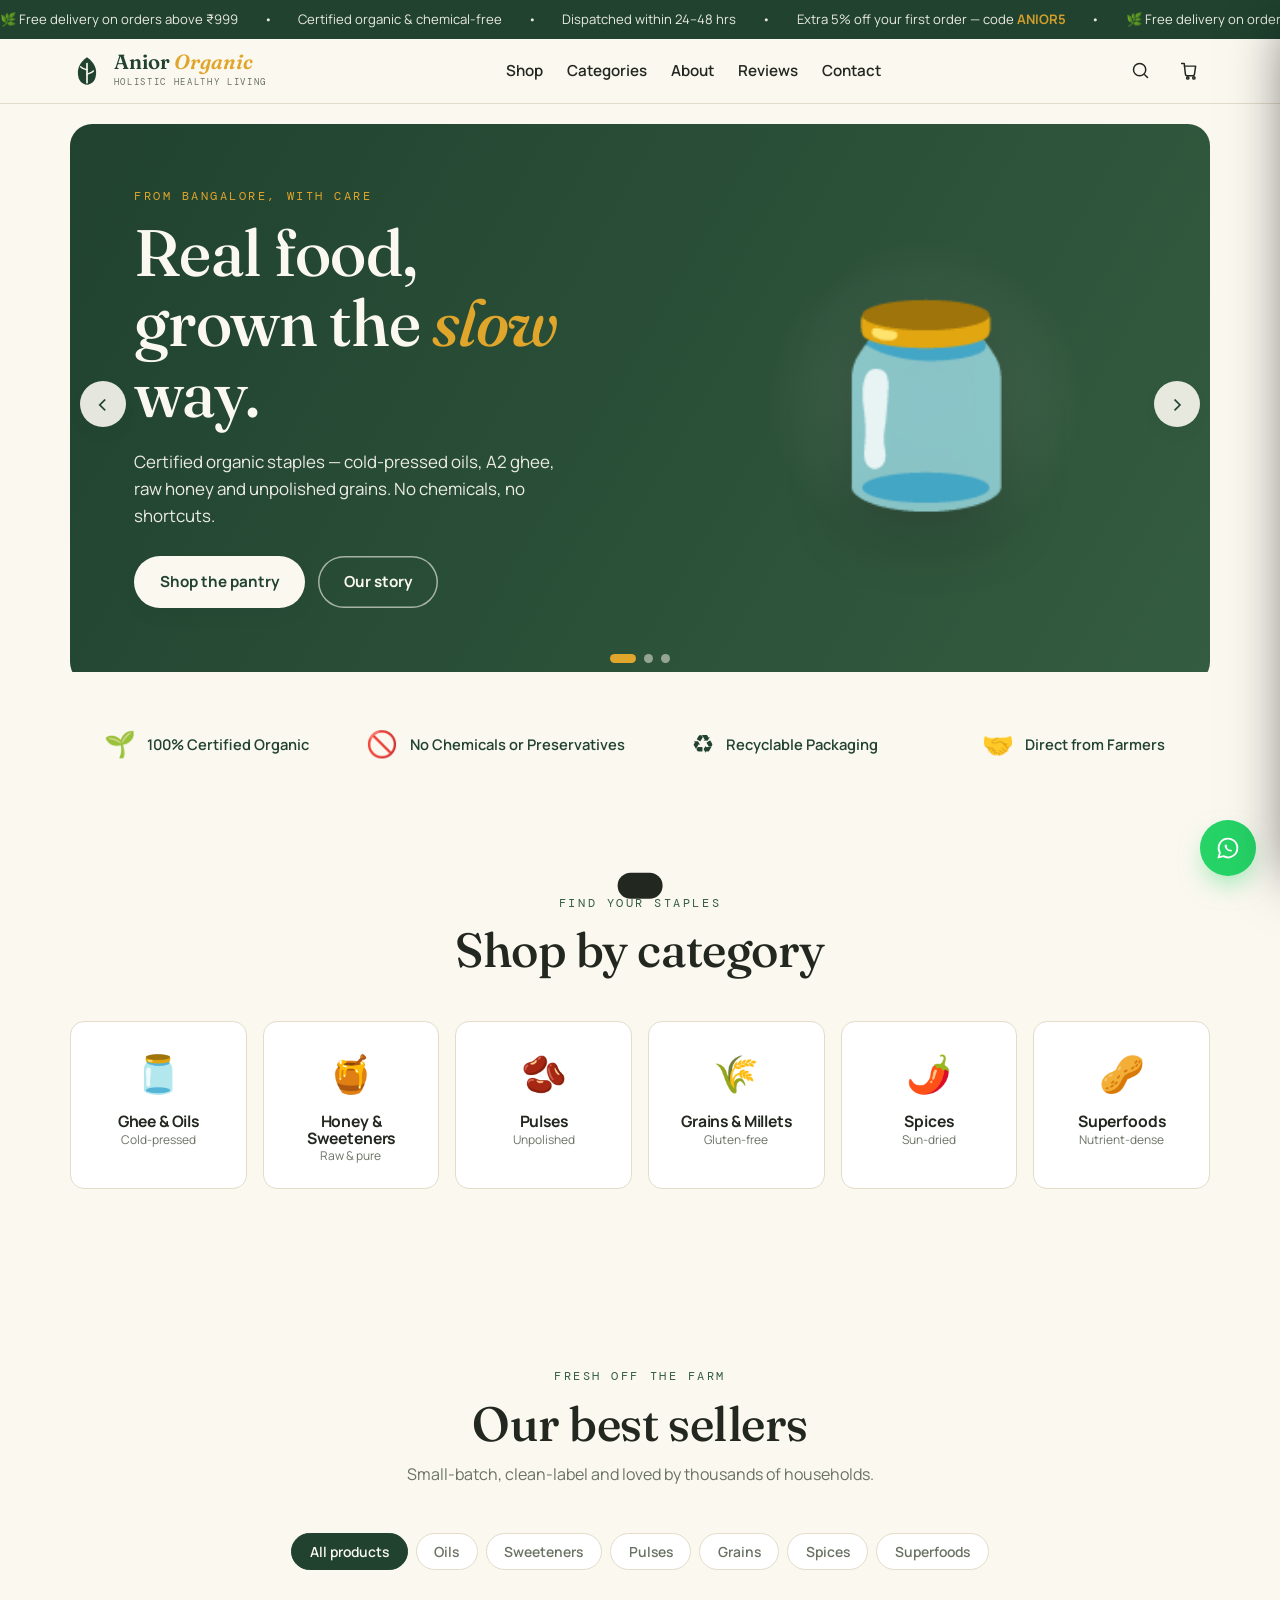
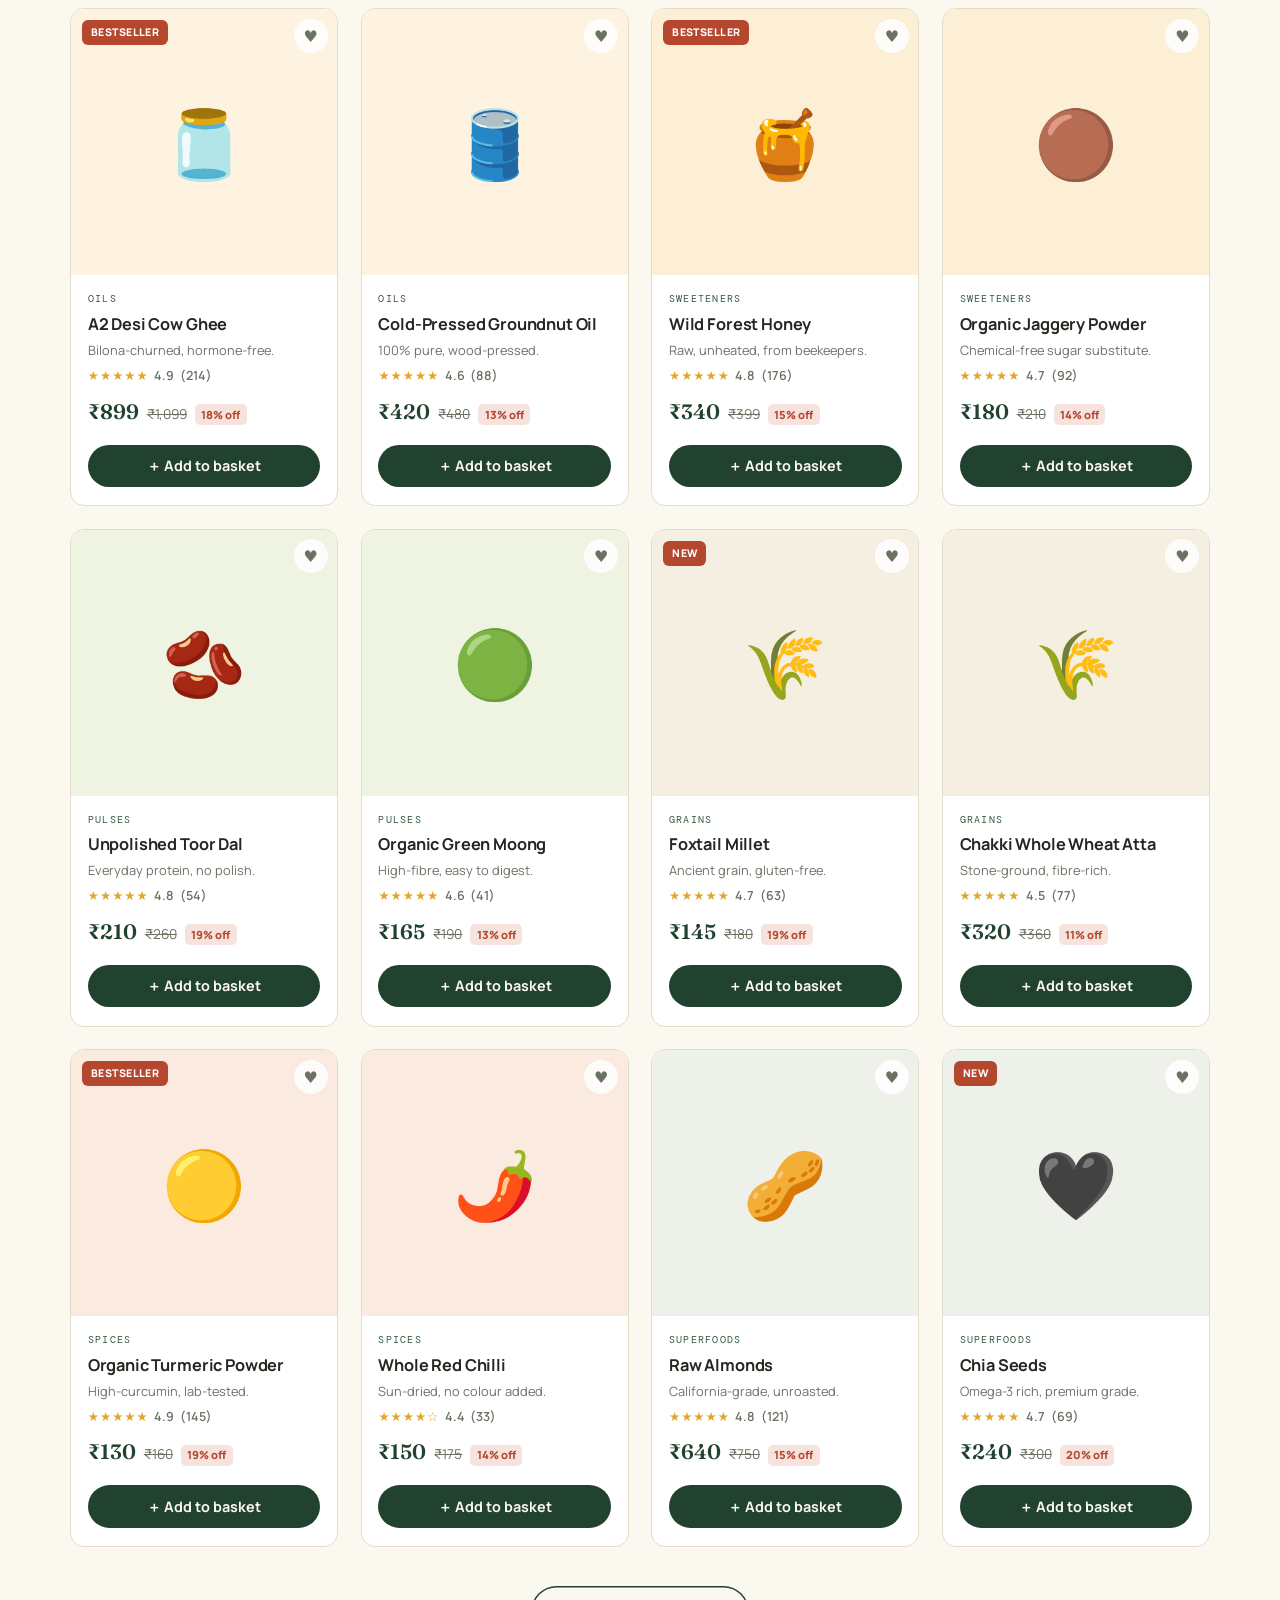
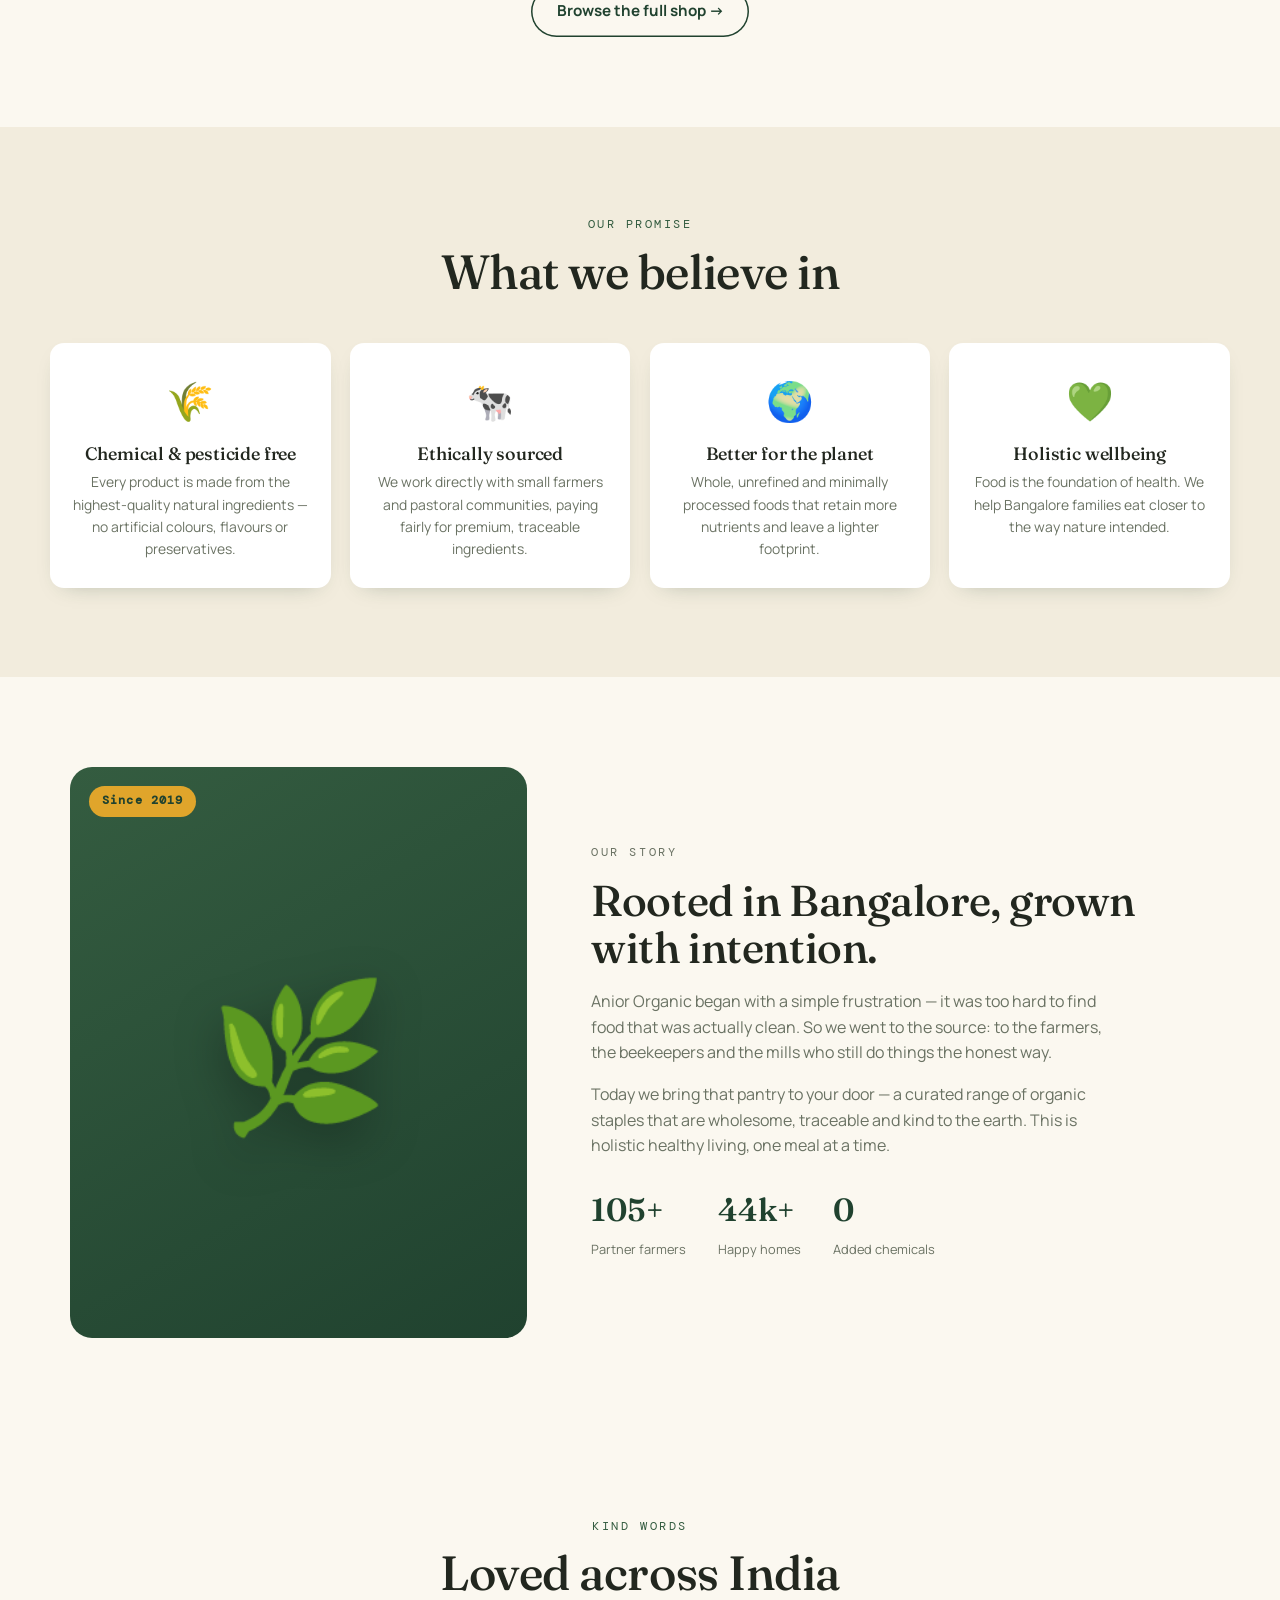
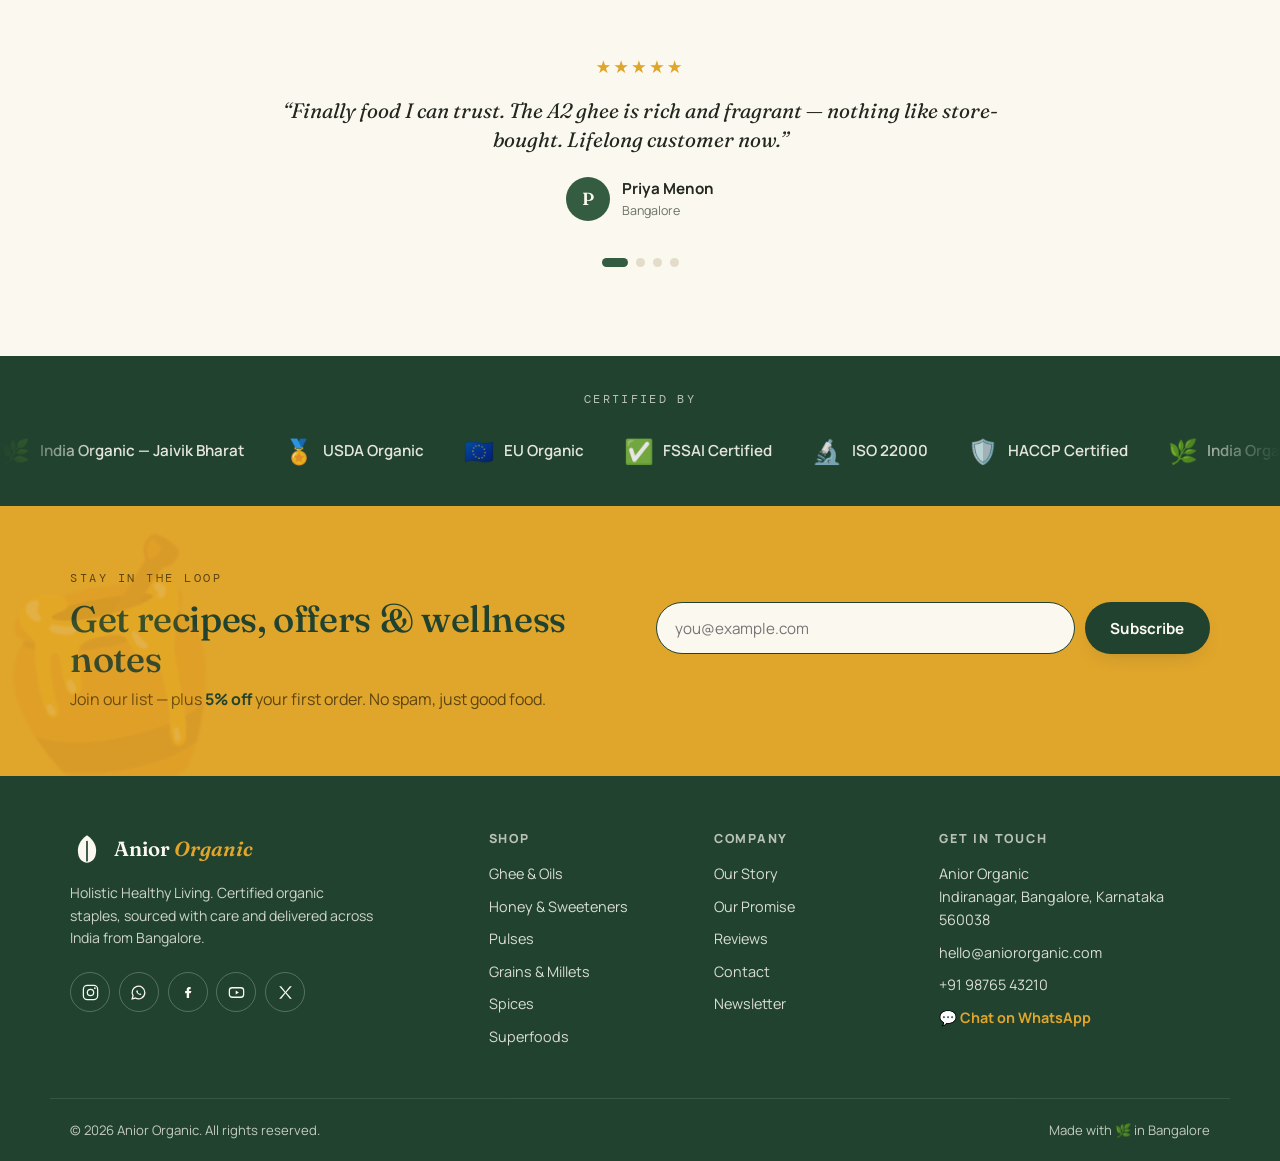
<file: index.html>
<!DOCTYPE html>
<html lang="en">
<head>
<meta charset="UTF-8" />
<meta name="viewport" content="width=device-width, initial-scale=1.0" />
<title>Anior Organic — Holistic Healthy Living</title>
<meta name="description" content="Anior Organic — certified organic & natural foods from Bangalore. Cold-pressed oils, A2 ghee, raw honey, unpolished pulses, spices and superfoods for holistic healthy living." />
<link rel="preconnect" href="https://fonts.googleapis.com" />
<link rel="preconnect" href="https://fonts.gstatic.com" crossorigin />
<link href="https://fonts.googleapis.com/css2?family=Fraunces:ital,opsz,wght@0,9..144,400;0,9..144,500;0,9..144,600;1,9..144,400&family=Manrope:wght@400;500;600;700;800&family=DM+Mono:wght@400;500&display=swap" rel="stylesheet" />
<link rel="stylesheet" href="styles.css" />
</head>
<body>

<!-- ============ ANNOUNCEMENT TICKER ============ -->
<div class="announce" id="announce" aria-live="polite">
  <div class="announce__track">
    <span>🌿 Free delivery on orders above ₹999</span>
    <span>•</span>
    <span>Certified organic &amp; chemical-free</span>
    <span>•</span>
    <span>Dispatched within 24–48 hrs</span>
    <span>•</span>
    <span>Extra 5% off your first order — code <b>ANIOR5</b></span>
    <span>•</span>
    <span>🌿 Free delivery on orders above ₹999</span>
    <span>•</span>
    <span>Certified organic &amp; chemical-free</span>
    <span>•</span>
    <span>Dispatched within 24–48 hrs</span>
    <span>•</span>
    <span>Extra 5% off your first order — code <b>ANIOR5</b></span>
    <span>•</span>
  </div>
</div>

<!-- ============ HEADER ============ -->
<header class="header" id="header">
  <div class="header__inner">
    <button class="icon-btn header__burger" id="burgerBtn" aria-label="Open menu" aria-expanded="false">
      <span></span><span></span><span></span>
    </button>

    <a href="#top" class="logo" aria-label="Anior Organic home">
      <svg viewBox="0 0 32 32" class="logo__mark" aria-hidden="true">
        <path d="M16 3C9 8 6 14 8 22c1 4 4 6 8 7 4-1 7-3 8-7 2-8-1-14-8-19Z" fill="currentColor"/>
        <path d="M16 9v18" stroke="#fbf8f0" stroke-width="1.6" fill="none" stroke-linecap="round"/>
        <path d="M16 15c-2-1-4-1-6-3M16 19c2-1 4-1 6-3" stroke="#fbf8f0" stroke-width="1.4" fill="none" stroke-linecap="round"/>
      </svg>
      <span class="logo__text">
        <span class="logo__name">Anior <em>Organic</em></span>
        <span class="logo__tag">Holistic Healthy Living</span>
      </span>
    </a>

    <nav class="nav" id="mainNav" aria-label="Primary">
      <a href="shop.html">Shop</a>
      <a href="#categories" data-nav>Categories</a>
      <a href="about.html">About</a>
      <a href="#reviews" data-nav>Reviews</a>
      <a href="contact.html">Contact</a>
    </nav>

    <div class="header__actions">
      <button class="icon-btn" id="searchToggle" aria-label="Search products">
        <svg viewBox="0 0 24 24" aria-hidden="true"><circle cx="11" cy="11" r="7"/><path d="m20 20-3.2-3.2"/></svg>
      </button>
      <button class="icon-btn cart-btn" id="cartToggle" aria-label="Open cart">
        <svg viewBox="0 0 24 24" aria-hidden="true"><path d="M6 7h13l-1.3 9.2a2 2 0 0 1-2 1.8H9.3a2 2 0 0 1-2-1.8L6 4H3"/><circle cx="10" cy="20.5" r="1.3"/><circle cx="17" cy="20.5" r="1.3"/></svg>
        <span class="cart-count" id="cartCount">0</span>
      </button>
    </div>
  </div>

  <!-- search bar -->
  <div class="searchbar" id="searchbar" hidden>
    <div class="searchbar__inner">
      <svg viewBox="0 0 24 24" aria-hidden="true" class="searchbar__icon"><circle cx="11" cy="11" r="7"/><path d="m20 20-3.2-3.2"/></svg>
      <input type="search" id="searchInput" placeholder="Search ghee, honey, millets, turmeric…" aria-label="Search products" autocomplete="off" />
      <button class="icon-btn" id="searchClose" aria-label="Close search">✕</button>
    </div>
  </div>
</header>

<span id="top"></span>

<main>
  <!-- ============ HERO CAROUSEL ============ -->
  <section class="hero" id="hero" aria-roledescription="carousel" aria-label="Featured highlights">
    <div class="hero__slides" id="heroSlides">
      <div class="hero__leaves" id="heroLeaves" aria-hidden="true"></div>

      <article class="hero__slide is-active" style="--slide-a:#20422f;--slide-b:#345c40">
        <div class="hero__content">
          <p class="eyebrow">From Bangalore, with care</p>
          <h1>Real food,<br>grown the <em>slow</em> way.</h1>
          <p class="hero__lede">Certified organic staples — cold-pressed oils, A2 ghee, raw honey and unpolished grains. No chemicals, no shortcuts.</p>
          <div class="hero__cta">
            <a href="#shop" class="btn btn--solid" data-nav>Shop the pantry</a>
            <a href="#story" class="btn btn--ghost" data-nav>Our story</a>
          </div>
        </div>
        <div class="hero__art" aria-hidden="true"><span class="hero__emoji">🫙</span><span class="hero__blob"></span></div>
      </article>

      <article class="hero__slide" style="--slide-a:#5a3c12;--slide-b:#7a5418">
        <div class="hero__content">
          <p class="eyebrow">Raw &amp; unfiltered</p>
          <h1>Honey straight<br>from the <em>hive.</em></h1>
          <p class="hero__lede">Wild forest honey collected ethically, never heated or processed — just as the bees made it.</p>
          <div class="hero__cta">
            <a href="#shop" class="btn btn--solid" data-nav data-filter="Sweeteners">Shop honey</a>
            <a href="#values" class="btn btn--ghost" data-nav>Why it matters</a>
          </div>
        </div>
        <div class="hero__art" aria-hidden="true"><span class="hero__emoji">🍯</span><span class="hero__blob"></span></div>
      </article>

      <article class="hero__slide" style="--slide-a:#4a2140;--slide-b:#6a2f5b">
        <div class="hero__content">
          <p class="eyebrow">Ancient grains, modern bowls</p>
          <h1>Millets that<br>love you <em>back.</em></h1>
          <p class="hero__lede">Gluten-free, protein-rich and unpolished. The everyday superfood our grandparents never stopped eating.</p>
          <div class="hero__cta">
            <a href="#shop" class="btn btn--solid" data-nav data-filter="Grains">Shop millets</a>
            <a href="#reviews" class="btn btn--ghost" data-nav>Read reviews</a>
          </div>
        </div>
        <div class="hero__art" aria-hidden="true"><span class="hero__emoji">🌾</span><span class="hero__blob"></span></div>
      </article>

    </div>

    <button class="hero__arrow hero__arrow--prev" id="heroPrev" aria-label="Previous slide">‹</button>
    <button class="hero__arrow hero__arrow--next" id="heroNext" aria-label="Next slide">›</button>
    <div class="hero__dots" id="heroDots" role="tablist" aria-label="Choose slide"></div>
  </section>

  <!-- ============ TRUST STRIP ============ -->
  <section class="trust" aria-label="Why shop with us">
    <div class="trust__item"><span>🌱</span><p>100% Certified Organic</p></div>
    <div class="trust__item"><span>🚫</span><p>No Chemicals or Preservatives</p></div>
    <div class="trust__item"><span>♻️</span><p>Recyclable Packaging</p></div>
    <div class="trust__item"><span>🤝</span><p>Direct from Farmers</p></div>
  </section>

  <!-- ============ CATEGORIES ============ -->
  <section class="section" id="categories">
    <div class="section__head">
      <p class="eyebrow">Find your staples</p>
      <h2>Shop by category</h2>
    </div>
    <div class="cat-grid" id="catGrid"><!-- injected by JS --></div>
  </section>

  <!-- ============ PRODUCTS ============ -->
  <section class="section" id="shop">
    <div class="section__head">
      <p class="eyebrow">Fresh off the farm</p>
      <h2>Our best sellers</h2>
      <p class="section__sub">Small-batch, clean-label and loved by thousands of households.</p>
    </div>

    <div class="filters" id="filters" role="tablist" aria-label="Filter products"><!-- injected by JS --></div>

    <div class="product-grid" id="productGrid"><!-- injected by JS --></div>
    <p class="product-empty" id="productEmpty" hidden>No products match that search. Try “honey”, “ghee” or “millet”.</p>
    <div style="text-align:center;margin-top:2.4rem">
      <a href="shop.html" class="btn btn--ghost">Browse the full shop →</a>
    </div>
  </section>

  <!-- ============ VALUES ============ -->
  <section class="section values" id="values">
    <div class="section__head">
      <p class="eyebrow">Our promise</p>
      <h2>What we believe in</h2>
    </div>
    <div class="values__grid">
      <article class="value-card reveal">
        <span class="value-card__icon">🌾</span>
        <h3>Chemical &amp; pesticide free</h3>
        <p>Every product is made from the highest-quality natural ingredients — no artificial colours, flavours or preservatives.</p>
      </article>
      <article class="value-card reveal">
        <span class="value-card__icon">🐄</span>
        <h3>Ethically sourced</h3>
        <p>We work directly with small farmers and pastoral communities, paying fairly for premium, traceable ingredients.</p>
      </article>
      <article class="value-card reveal">
        <span class="value-card__icon">🌍</span>
        <h3>Better for the planet</h3>
        <p>Whole, unrefined and minimally processed foods that retain more nutrients and leave a lighter footprint.</p>
      </article>
      <article class="value-card reveal">
        <span class="value-card__icon">💚</span>
        <h3>Holistic wellbeing</h3>
        <p>Food is the foundation of health. We help Bangalore families eat closer to the way nature intended.</p>
      </article>
    </div>
  </section>

  <!-- ============ STORY ============ -->
  <section class="story" id="story">
    <div class="story__art" aria-hidden="true">
      <div class="story__badge">Since 2019</div>
      <span class="story__emoji">🌿</span>
    </div>
    <div class="story__copy">
      <p class="eyebrow">Our story</p>
      <h2>Rooted in Bangalore, grown with intention.</h2>
      <p>Anior Organic began with a simple frustration — it was too hard to find food that was actually clean. So we went to the source: to the farmers, the beekeepers and the mills who still do things the honest way.</p>
      <p>Today we bring that pantry to your door — a curated range of organic staples that are wholesome, traceable and kind to the earth. This is holistic healthy living, one meal at a time.</p>
      <div class="story__stats" id="storyStats">
        <div><strong data-count="120" data-suffix="+">0</strong><span>Partner farmers</span></div>
        <div><strong data-count="50" data-suffix="k+">0</strong><span>Happy homes</span></div>
        <div><strong data-count="0" data-suffix="">0</strong><span>Added chemicals</span></div>
      </div>
    </div>
  </section>

  <!-- ============ TESTIMONIALS ============ -->
  <section class="section" id="reviews">
    <div class="section__head">
      <p class="eyebrow">Kind words</p>
      <h2>Loved across India</h2>
    </div>
    <div class="reviews" id="reviews-slider">
      <div class="reviews__track" id="reviewsTrack"><!-- injected by JS --></div>
      <div class="reviews__dots" id="reviewsDots"></div>
    </div>
  </section>

  <!-- ============ CERTIFICATIONS MARQUEE ============ -->
  <section class="certs" aria-label="Certifications">
    <p class="certs__label">Certified by</p>
    <div class="certs__marquee">
      <div class="certs__row" id="certsRow"><!-- injected + duplicated by JS --></div>
    </div>
  </section>

  <!-- ============ NEWSLETTER ============ -->
  <section class="newsletter" id="newsletter">
    <div class="newsletter__inner">
      <div>
        <p class="eyebrow eyebrow--light">Stay in the loop</p>
        <h2>Get recipes, offers &amp; wellness notes</h2>
        <p>Join our list — plus <b>5% off</b> your first order. No spam, just good food.</p>
      </div>
      <form class="newsletter__form" id="newsletterForm" novalidate>
        <input type="email" id="emailInput" placeholder="you@example.com" aria-label="Email address" required />
        <button type="submit" class="btn btn--solid">Subscribe</button>
        <p class="newsletter__msg" id="newsletterMsg" role="status"></p>
      </form>
    </div>
  </section>
</main>

<!-- ============ FOOTER ============ -->
<footer class="footer" id="contact">
  <div class="footer__grid">
    <div class="footer__brand">
      <a href="#top" class="logo logo--footer">
        <svg viewBox="0 0 32 32" class="logo__mark" aria-hidden="true">
          <path d="M16 3C9 8 6 14 8 22c1 4 4 6 8 7 4-1 7-3 8-7 2-8-1-14-8-19Z" fill="currentColor"/>
          <path d="M16 9v18" stroke="#20422f" stroke-width="1.6" fill="none" stroke-linecap="round"/>
        </svg>
        <span class="logo__text"><span class="logo__name">Anior <em>Organic</em></span></span>
      </a>
      <p class="footer__tag">Holistic Healthy Living. Certified organic staples, sourced with care and delivered across India from Bangalore.</p>
      <div class="socials">
        <a href="https://instagram.com" target="_blank" rel="noopener" aria-label="Instagram" class="social">
          <svg viewBox="0 0 24 24"><rect x="3" y="3" width="18" height="18" rx="5"/><circle cx="12" cy="12" r="4"/><circle cx="17.5" cy="6.5" r="1.1" fill="currentColor" stroke="none"/></svg>
        </a>
        <a href="https://wa.me/919876543210?text=Hi%20Anior%20Organic!" target="_blank" rel="noopener" aria-label="WhatsApp" class="social">
          <svg viewBox="0 0 24 24"><path d="M20 12a8 8 0 0 1-11.9 7L4 20l1.1-4A8 8 0 1 1 20 12Z"/><path d="M9 9.5c0 3 2.5 5.5 5.5 5.5.6 0 1-.2 1-.8 0-.4-1-.9-1.4-1-.4 0-.6.4-.9.4-.6 0-2.2-1.6-2.2-2.2 0-.3.4-.5.4-.9 0-.4-.6-1.4-1-1.4-.6 0-.9.4-.9 1Z" fill="currentColor" stroke="none"/></svg>
        </a>
        <a href="https://facebook.com" target="_blank" rel="noopener" aria-label="Facebook" class="social">
          <svg viewBox="0 0 24 24"><path d="M14 8h2V5h-2c-1.7 0-3 1.3-3 3v2H9v3h2v6h3v-6h2l1-3h-3V8.5c0-.3.2-.5.5-.5H14Z" fill="currentColor" stroke="none"/></svg>
        </a>
        <a href="https://youtube.com" target="_blank" rel="noopener" aria-label="YouTube" class="social">
          <svg viewBox="0 0 24 24"><rect x="3" y="6" width="18" height="12" rx="3.5"/><path d="M11 9.5v5l4-2.5-4-2.5Z" fill="currentColor" stroke="none"/></svg>
        </a>
        <a href="https://x.com" target="_blank" rel="noopener" aria-label="X" class="social">
          <svg viewBox="0 0 24 24"><path d="M4 4l7 8-7 8h2.5L12 13l5.5 7H20l-7-8 7-8h-2.5L12 11 6.5 4H4Z" fill="currentColor" stroke="none"/></svg>
        </a>
      </div>
    </div>

    <div class="footer__col">
      <h4>Shop</h4>
      <a href="shop.html?cat=Oils">Ghee &amp; Oils</a>
      <a href="shop.html?cat=Sweeteners">Honey &amp; Sweeteners</a>
      <a href="shop.html?cat=Pulses">Pulses</a>
      <a href="shop.html?cat=Grains">Grains &amp; Millets</a>
      <a href="shop.html?cat=Spices">Spices</a>
      <a href="shop.html?cat=Superfoods">Superfoods</a>
    </div>

    <div class="footer__col">
      <h4>Company</h4>
      <a href="about.html">Our Story</a>
      <a href="about.html#values">Our Promise</a>
      <a href="#reviews" data-nav>Reviews</a>
      <a href="contact.html">Contact</a>
      <a href="#newsletter" data-nav>Newsletter</a>
    </div>

    <div class="footer__col footer__col--contact">
      <h4>Get in touch</h4>
      <p>Anior Organic<br>Indiranagar, Bangalore, Karnataka 560038</p>
      <a href="mailto:hello@aniororganic.com">hello@aniororganic.com</a>
      <a href="tel:+919876543210">+91 98765 43210</a>
      <a href="https://wa.me/919876543210?text=Hi%20Anior%20Organic!" target="_blank" rel="noopener" class="footer__wa">💬 Chat on WhatsApp</a>
    </div>
  </div>

  <div class="footer__bar">
    <p>© <span id="year"></span> Anior Organic. All rights reserved.</p>
    <p>Made with 🌿 in Bangalore</p>
  </div>
</footer>

<!-- ============ CART DRAWER ============ -->
<div class="overlay" id="overlay" hidden></div>
<aside class="cart" id="cart" aria-label="Shopping cart" aria-hidden="true">
  <header class="cart__head">
    <h3>Your basket</h3>
    <button class="icon-btn" id="cartClose" aria-label="Close cart">✕</button>
  </header>

  <div class="cart__ship" id="cartShip">
    <p id="shipMsg">Add ₹999 more for free delivery 🚚</p>
    <div class="cart__bar"><span id="shipBar"></span></div>
  </div>

  <div class="cart__items" id="cartItems"><!-- injected by JS --></div>

  <div class="cart__empty" id="cartEmpty">
    <span>🧺</span>
    <p>Your basket is empty.</p>
    <button class="btn btn--solid" id="cartEmptyShop">Start shopping</button>
  </div>

  <footer class="cart__foot" id="cartFoot" hidden>
    <div class="cart__row"><span>Subtotal</span><strong id="cartSubtotal">₹0</strong></div>
    <p class="cart__note">Taxes included. Shipping calculated at checkout.</p>
    <button class="btn btn--solid btn--block" id="checkoutBtn">Checkout</button>
  </footer>
</aside>

<!-- floating whatsapp -->
<a href="https://wa.me/919876543210?text=Hi%20Anior%20Organic!" target="_blank" rel="noopener" class="fab-wa" aria-label="Chat on WhatsApp">
  <svg viewBox="0 0 24 24"><path d="M20 12a8 8 0 0 1-11.9 7L4 20l1.1-4A8 8 0 1 1 20 12Z" fill="none" stroke="currentColor" stroke-width="1.6"/><path d="M9 9.5c0 3 2.5 5.5 5.5 5.5.6 0 1-.2 1-.8 0-.4-1-.9-1.4-1-.4 0-.6.4-.9.4-.6 0-2.2-1.6-2.2-2.2 0-.3.4-.5.4-.9 0-.4-.6-1.4-1-1.4-.6 0-.9.4-.9 1Z" fill="currentColor"/></svg>
</a>

<!-- back to top -->
<button class="to-top" id="toTop" aria-label="Back to top">↑</button>

<!-- quick view modal -->
<div class="qv" id="qv" aria-hidden="true" role="dialog" aria-label="Product quick view">
  <div class="qv__card" id="qvCard">
    <button class="icon-btn qv__close" id="qvClose" aria-label="Close quick view">✕</button>
    <div class="qv__media" id="qvMedia"></div>
    <div class="qv__body">
      <span class="product-card__cat" id="qvCat"></span>
      <h3 id="qvName"></h3>
      <div class="product-card__rating" id="qvRating"></div>
      <p class="qv__desc" id="qvDesc"></p>
      <div class="product-card__price" id="qvPrice"></div>
      <div class="qv__qty">
        <button id="qvDec" aria-label="Decrease quantity">−</button>
        <span id="qvQty">1</span>
        <button id="qvInc" aria-label="Increase quantity">＋</button>
      </div>
      <button class="btn btn--solid btn--block" id="qvAdd">Add to basket</button>
    </div>
  </div>
</div>

<!-- toast -->
<div class="toast" id="toast" role="status" aria-live="polite"></div>

<script src="script.js"></script>
</body>
</html>
</file>
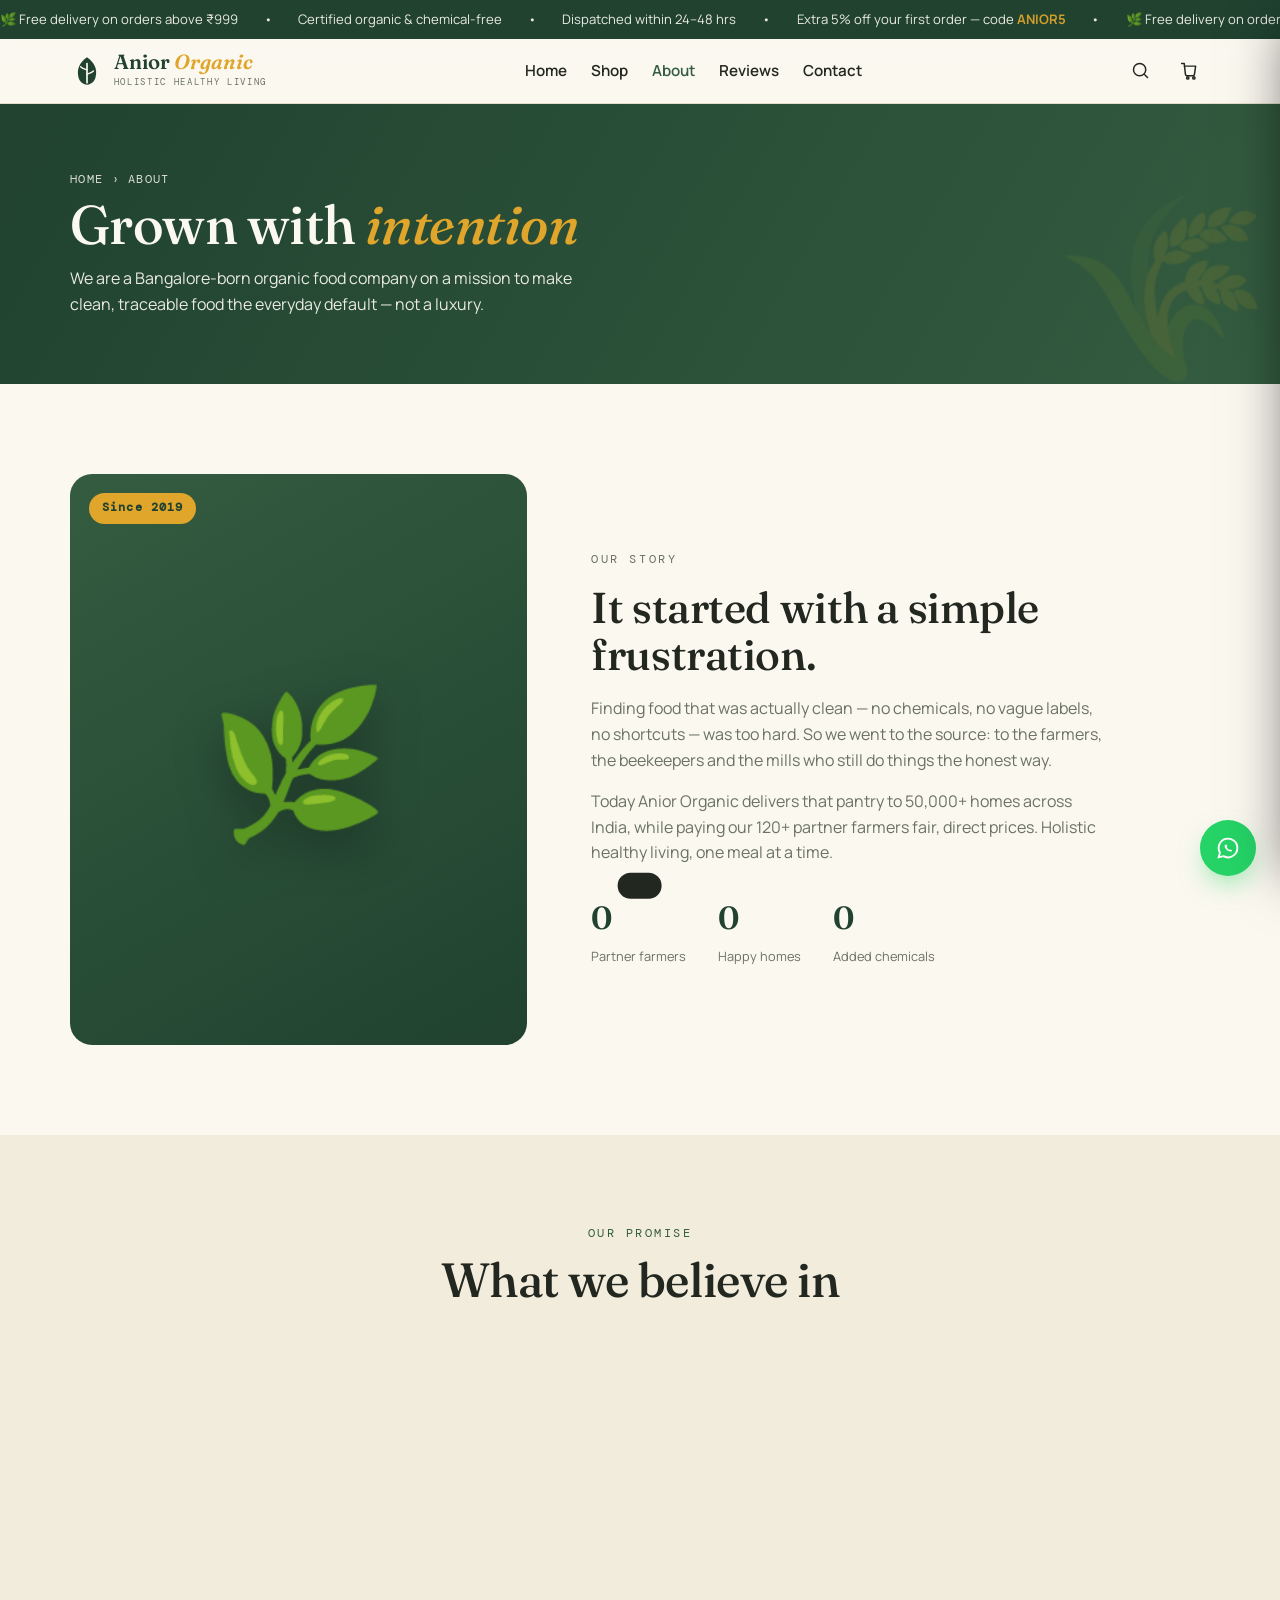
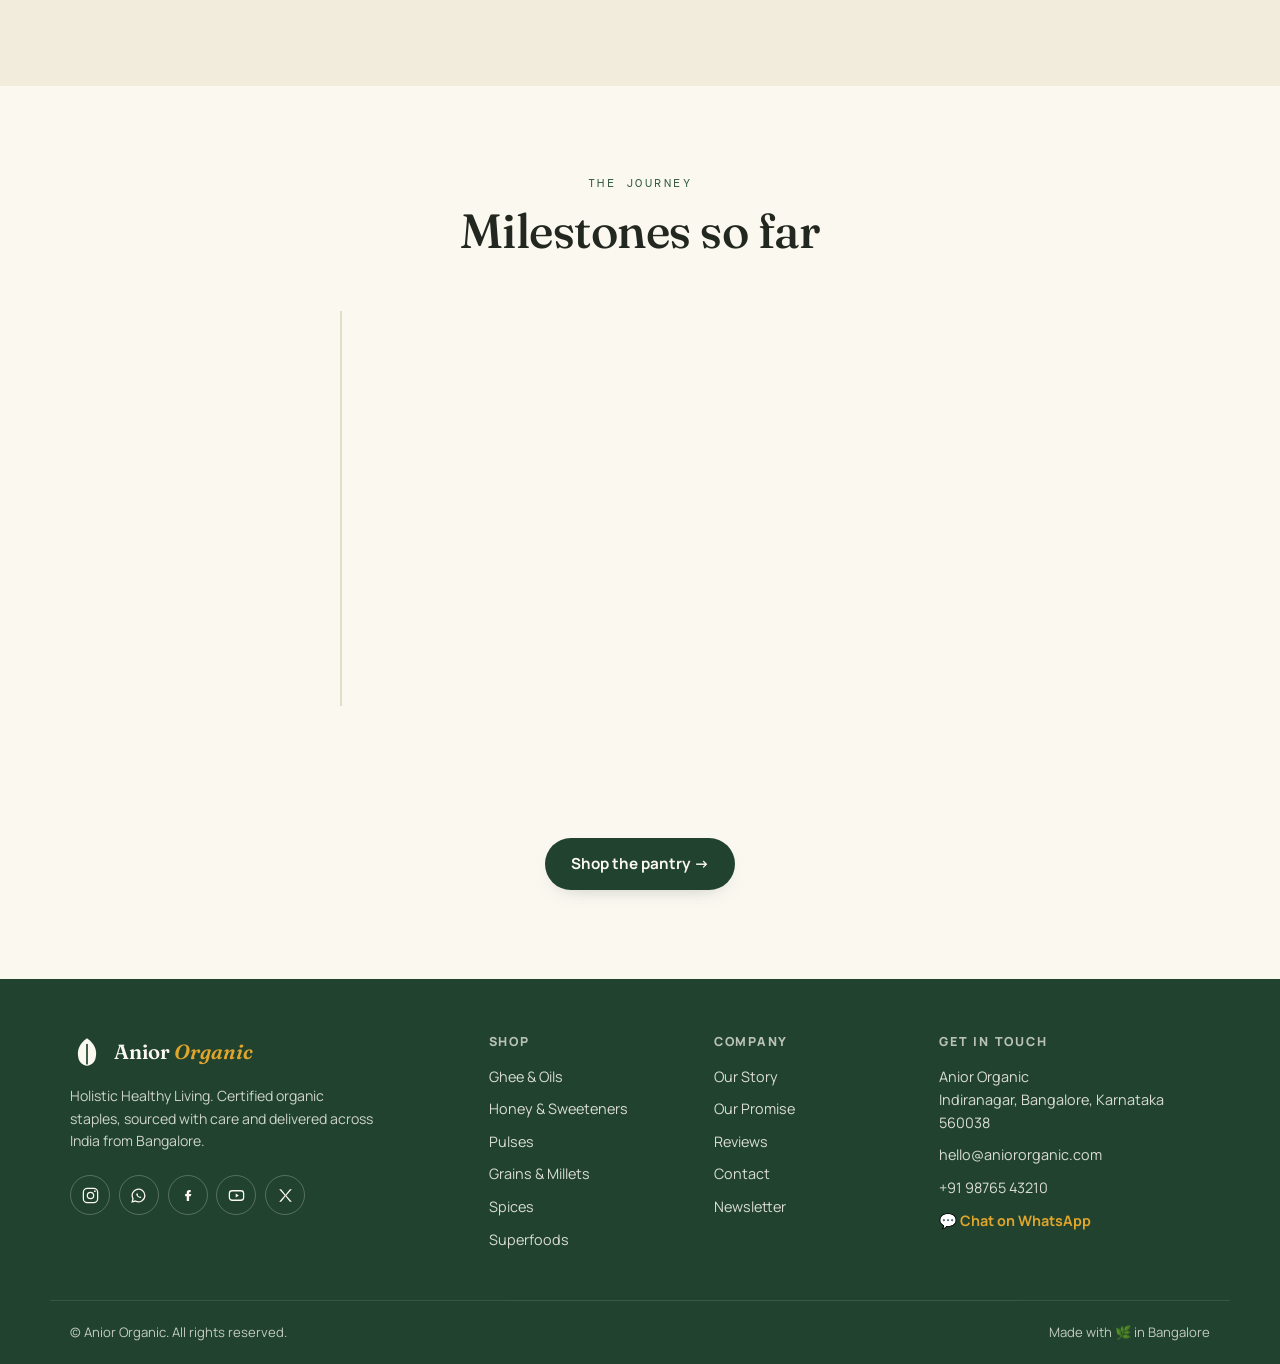
<file: about.html>
<!DOCTYPE html>
<html lang="en">
<head>
<meta charset="UTF-8" />
<meta name="viewport" content="width=device-width, initial-scale=1.0" />
<title>About — Anior Organic | Holistic Healthy Living</title>
<meta name="description" content="The story, values and journey of Anior Organic — a Bangalore-born certified organic food company." />
<link rel="preconnect" href="https://fonts.googleapis.com" />
<link rel="preconnect" href="https://fonts.gstatic.com" crossorigin />
<link href="https://fonts.googleapis.com/css2?family=Fraunces:ital,opsz,wght@0,9..144,400;0,9..144,500;0,9..144,600;1,9..144,400&family=Manrope:wght@400;500;600;700;800&family=DM+Mono:wght@400;500&display=swap" rel="stylesheet" />
<link rel="stylesheet" href="styles.css" />
</head>
<body>

<div class="announce" aria-live="polite">
  <div class="announce__track">
    <span>🌿 Free delivery on orders above ₹999</span><span>•</span>
    <span>Certified organic &amp; chemical-free</span><span>•</span>
    <span>Dispatched within 24–48 hrs</span><span>•</span>
    <span>Extra 5% off your first order — code <b>ANIOR5</b></span><span>•</span>
    <span>🌿 Free delivery on orders above ₹999</span><span>•</span>
    <span>Certified organic &amp; chemical-free</span><span>•</span>
    <span>Dispatched within 24–48 hrs</span><span>•</span>
    <span>Extra 5% off your first order — code <b>ANIOR5</b></span><span>•</span>
  </div>
</div>

<header class="header" id="header">
  <div class="header__inner">
    <button class="icon-btn header__burger" id="burgerBtn" aria-label="Open menu" aria-expanded="false">
      <span></span><span></span><span></span>
    </button>

    <a href="index.html" class="logo" aria-label="Anior Organic home">
      <svg viewBox="0 0 32 32" class="logo__mark" aria-hidden="true">
        <path d="M16 3C9 8 6 14 8 22c1 4 4 6 8 7 4-1 7-3 8-7 2-8-1-14-8-19Z" fill="currentColor"/>
        <path d="M16 9v18" stroke="#fbf8f0" stroke-width="1.6" fill="none" stroke-linecap="round"/>
        <path d="M16 15c-2-1-4-1-6-3M16 19c2-1 4-1 6-3" stroke="#fbf8f0" stroke-width="1.4" fill="none" stroke-linecap="round"/>
      </svg>
      <span class="logo__text">
        <span class="logo__name">Anior <em>Organic</em></span>
        <span class="logo__tag">Holistic Healthy Living</span>
      </span>
    </a>

    <nav class="nav" id="mainNav" aria-label="Primary">
      <a href="index.html">Home</a>
      <a href="shop.html">Shop</a>
      <a href="about.html" aria-current="page" style="color:var(--herb)">About</a>
      <a href="index.html#reviews">Reviews</a>
      <a href="contact.html">Contact</a>
    </nav>

    <div class="header__actions">
      <a class="icon-btn" href="shop.html" aria-label="Search products" title="Search in shop">
        <svg viewBox="0 0 24 24" aria-hidden="true"><circle cx="11" cy="11" r="7"/><path d="m20 20-3.2-3.2"/></svg>
      </a>
      <button class="icon-btn cart-btn" id="cartToggle" aria-label="Open cart">
        <svg viewBox="0 0 24 24" aria-hidden="true"><path d="M6 7h13l-1.3 9.2a2 2 0 0 1-2 1.8H9.3a2 2 0 0 1-2-1.8L6 4H3"/><circle cx="10" cy="20.5" r="1.3"/><circle cx="17" cy="20.5" r="1.3"/></svg>
        <span class="cart-count" id="cartCount">0</span>
      </button>
    </div>
  </div>
</header>

<main>

<section class="shop-hero">
  <div class="shop-hero__inner">
    <nav class="crumbs" aria-label="Breadcrumb"><a href="index.html">Home</a> <span>›</span> <span aria-current="page">About</span></nav>
    <h1>Grown with <em>intention</em></h1>
    <p>We are a Bangalore-born organic food company on a mission to make clean, traceable food the everyday default — not a luxury.</p>
  </div>
</section>

<section class="story" id="story">
  <div class="story__art" aria-hidden="true">
    <div class="story__badge">Since 2019</div>
    <span class="story__emoji">🌿</span>
  </div>
  <div class="story__copy">
    <p class="eyebrow">Our story</p>
    <h2>It started with a simple frustration.</h2>
    <p>Finding food that was actually clean — no chemicals, no vague labels, no shortcuts — was too hard. So we went to the source: to the farmers, the beekeepers and the mills who still do things the honest way.</p>
    <p>Today Anior Organic delivers that pantry to 50,000+ homes across India, while paying our 120+ partner farmers fair, direct prices. Holistic healthy living, one meal at a time.</p>
    <div class="story__stats" id="storyStats">
      <div><strong data-count="120" data-suffix="+">0</strong><span>Partner farmers</span></div>
      <div><strong data-count="50" data-suffix="k+">0</strong><span>Happy homes</span></div>
      <div><strong data-count="0" data-suffix="">0</strong><span>Added chemicals</span></div>
    </div>
  </div>
</section>

<section class="section values" id="values">
  <div class="section__head">
    <p class="eyebrow">Our promise</p>
    <h2>What we believe in</h2>
  </div>
  <div class="values__grid">
    <article class="value-card reveal"><span class="value-card__icon">🌾</span><h3>Chemical &amp; pesticide free</h3><p>Every product is made from the highest-quality natural ingredients — no artificial colours, flavours or preservatives.</p></article>
    <article class="value-card reveal"><span class="value-card__icon">🐄</span><h3>Ethically sourced</h3><p>We work directly with small farmers and pastoral communities, paying fairly for premium, traceable ingredients.</p></article>
    <article class="value-card reveal"><span class="value-card__icon">🌍</span><h3>Better for the planet</h3><p>Whole, unrefined and minimally processed foods that retain more nutrients and leave a lighter footprint.</p></article>
    <article class="value-card reveal"><span class="value-card__icon">💚</span><h3>Holistic wellbeing</h3><p>Food is the foundation of health. We help families eat closer to the way nature intended.</p></article>
  </div>
</section>

<section class="section">
  <div class="section__head">
    <p class="eyebrow">The journey</p>
    <h2>Milestones so far</h2>
  </div>
  <div class="timeline">
    <div class="timeline__item reveal"><span class="timeline__year">2019</span><div><h3>The first jar</h3><p>Anior begins at a single Bangalore farmers' market with 40 jars of bilona ghee. All 40 sell out by noon.</p></div></div>
    <div class="timeline__item reveal"><span class="timeline__year">2021</span><div><h3>Certified organic</h3><p>We earn India Organic and USDA certification, and grow our farmer network to 40 partner farms across Karnataka.</p></div></div>
    <div class="timeline__item reveal"><span class="timeline__year">2023</span><div><h3>Pan-India delivery</h3><p>Our Bangalore fulfilment centre opens, bringing 24–48 hr dispatch to every serviceable pincode in India.</p></div></div>
    <div class="timeline__item reveal"><span class="timeline__year">2026</span><div><h3>50,000 homes</h3><p>The Anior pantry now reaches 50k+ families — and every batch is traceable back to the farmer who grew it.</p></div></div>
  </div>
</section>

<section class="section" style="text-align:center;padding-top:0">
  <a href="shop.html" class="btn btn--solid">Shop the pantry →</a>
</section>
</main>

<footer class="footer" id="contact-footer">
  <div class="footer__grid">
    <div class="footer__brand">
      <a href="index.html" class="logo logo--footer">
        <svg viewBox="0 0 32 32" class="logo__mark" aria-hidden="true">
          <path d="M16 3C9 8 6 14 8 22c1 4 4 6 8 7 4-1 7-3 8-7 2-8-1-14-8-19Z" fill="currentColor"/>
          <path d="M16 9v18" stroke="#20422f" stroke-width="1.6" fill="none" stroke-linecap="round"/>
        </svg>
        <span class="logo__text"><span class="logo__name">Anior <em>Organic</em></span></span>
      </a>
      <p class="footer__tag">Holistic Healthy Living. Certified organic staples, sourced with care and delivered across India from Bangalore.</p>
      <div class="socials">
        <a href="https://instagram.com" target="_blank" rel="noopener" aria-label="Instagram" class="social">
          <svg viewBox="0 0 24 24"><rect x="3" y="3" width="18" height="18" rx="5"/><circle cx="12" cy="12" r="4"/><circle cx="17.5" cy="6.5" r="1.1" fill="currentColor" stroke="none"/></svg>
        </a>
        <a href="https://wa.me/919876543210?text=Hi%20Anior%20Organic!" target="_blank" rel="noopener" aria-label="WhatsApp" class="social">
          <svg viewBox="0 0 24 24"><path d="M20 12a8 8 0 0 1-11.9 7L4 20l1.1-4A8 8 0 1 1 20 12Z"/><path d="M9 9.5c0 3 2.5 5.5 5.5 5.5.6 0 1-.2 1-.8 0-.4-1-.9-1.4-1-.4 0-.6.4-.9.4-.6 0-2.2-1.6-2.2-2.2 0-.3.4-.5.4-.9 0-.4-.6-1.4-1-1.4-.6 0-.9.4-.9 1Z" fill="currentColor" stroke="none"/></svg>
        </a>
        <a href="https://facebook.com" target="_blank" rel="noopener" aria-label="Facebook" class="social">
          <svg viewBox="0 0 24 24"><path d="M14 8h2V5h-2c-1.7 0-3 1.3-3 3v2H9v3h2v6h3v-6h2l1-3h-3V8.5c0-.3.2-.5.5-.5H14Z" fill="currentColor" stroke="none"/></svg>
        </a>
        <a href="https://youtube.com" target="_blank" rel="noopener" aria-label="YouTube" class="social">
          <svg viewBox="0 0 24 24"><rect x="3" y="6" width="18" height="12" rx="3.5"/><path d="M11 9.5v5l4-2.5-4-2.5Z" fill="currentColor" stroke="none"/></svg>
        </a>
        <a href="https://x.com" target="_blank" rel="noopener" aria-label="X" class="social">
          <svg viewBox="0 0 24 24"><path d="M4 4l7 8-7 8h2.5L12 13l5.5 7H20l-7-8 7-8h-2.5L12 11 6.5 4H4Z" fill="currentColor" stroke="none"/></svg>
        </a>
      </div>
    </div>

    <div class="footer__col">
      <h4>Shop</h4>
      <a href="shop.html?cat=Oils">Ghee &amp; Oils</a>
      <a href="shop.html?cat=Sweeteners">Honey &amp; Sweeteners</a>
      <a href="shop.html?cat=Pulses">Pulses</a>
      <a href="shop.html?cat=Grains">Grains &amp; Millets</a>
      <a href="shop.html?cat=Spices">Spices</a>
      <a href="shop.html?cat=Superfoods">Superfoods</a>
    </div>

    <div class="footer__col">
      <h4>Company</h4>
      <a href="about.html">Our Story</a>
      <a href="about.html#values">Our Promise</a>
      <a href="index.html#reviews">Reviews</a>
      <a href="contact.html">Contact</a>
      <a href="index.html#newsletter">Newsletter</a>
    </div>

    <div class="footer__col footer__col--contact">
      <h4>Get in touch</h4>
      <p>Anior Organic<br>Indiranagar, Bangalore, Karnataka 560038</p>
      <a href="mailto:hello@aniororganic.com">hello@aniororganic.com</a>
      <a href="tel:+919876543210">+91 98765 43210</a>
      <a href="https://wa.me/919876543210?text=Hi%20Anior%20Organic!" target="_blank" rel="noopener" class="footer__wa">💬 Chat on WhatsApp</a>
    </div>
  </div>

  <div class="footer__bar">
    <p>© <span id="year"></span> Anior Organic. All rights reserved.</p>
    <p>Made with 🌿 in Bangalore</p>
  </div>
</footer>

<div class="overlay" id="overlay" hidden></div>
<aside class="cart" id="cart" aria-label="Shopping cart" aria-hidden="true">
  <header class="cart__head">
    <h3>Your basket</h3>
    <button class="icon-btn" id="cartClose" aria-label="Close cart">✕</button>
  </header>
  <div class="cart__ship" id="cartShip">
    <p id="shipMsg">Add ₹999 more for free delivery 🚚</p>
    <div class="cart__bar"><span id="shipBar"></span></div>
  </div>
  <div class="cart__items" id="cartItems"></div>
  <div class="cart__empty" id="cartEmpty">
    <span>🧺</span>
    <p>Your basket is empty.</p>
    <button class="btn btn--solid" id="cartEmptyShop">Start shopping</button>
  </div>
  <footer class="cart__foot" id="cartFoot" hidden>
    <div class="cart__row"><span>Subtotal</span><strong id="cartSubtotal">₹0</strong></div>
    <p class="cart__note">Taxes included. Shipping calculated at checkout.</p>
    <button class="btn btn--solid btn--block" id="checkoutBtn">Checkout</button>
  </footer>
</aside>


<a href="https://wa.me/919876543210?text=Hi%20Anior%20Organic!" target="_blank" rel="noopener" class="fab-wa" aria-label="Chat on WhatsApp">
  <svg viewBox="0 0 24 24"><path d="M20 12a8 8 0 0 1-11.9 7L4 20l1.1-4A8 8 0 1 1 20 12Z" fill="none" stroke="currentColor" stroke-width="1.6"/><path d="M9 9.5c0 3 2.5 5.5 5.5 5.5.6 0 1-.2 1-.8 0-.4-1-.9-1.4-1-.4 0-.6.4-.9.4-.6 0-2.2-1.6-2.2-2.2 0-.3.4-.5.4-.9 0-.4-.6-1.4-1-1.4-.6 0-.9.4-.9 1Z" fill="currentColor"/></svg>
</a>
<button class="to-top" id="toTop" aria-label="Back to top">↑</button>
<div class="toast" id="toast" role="status" aria-live="polite"></div>

<script src="script.js"></script>
</body>
</html>
</file>
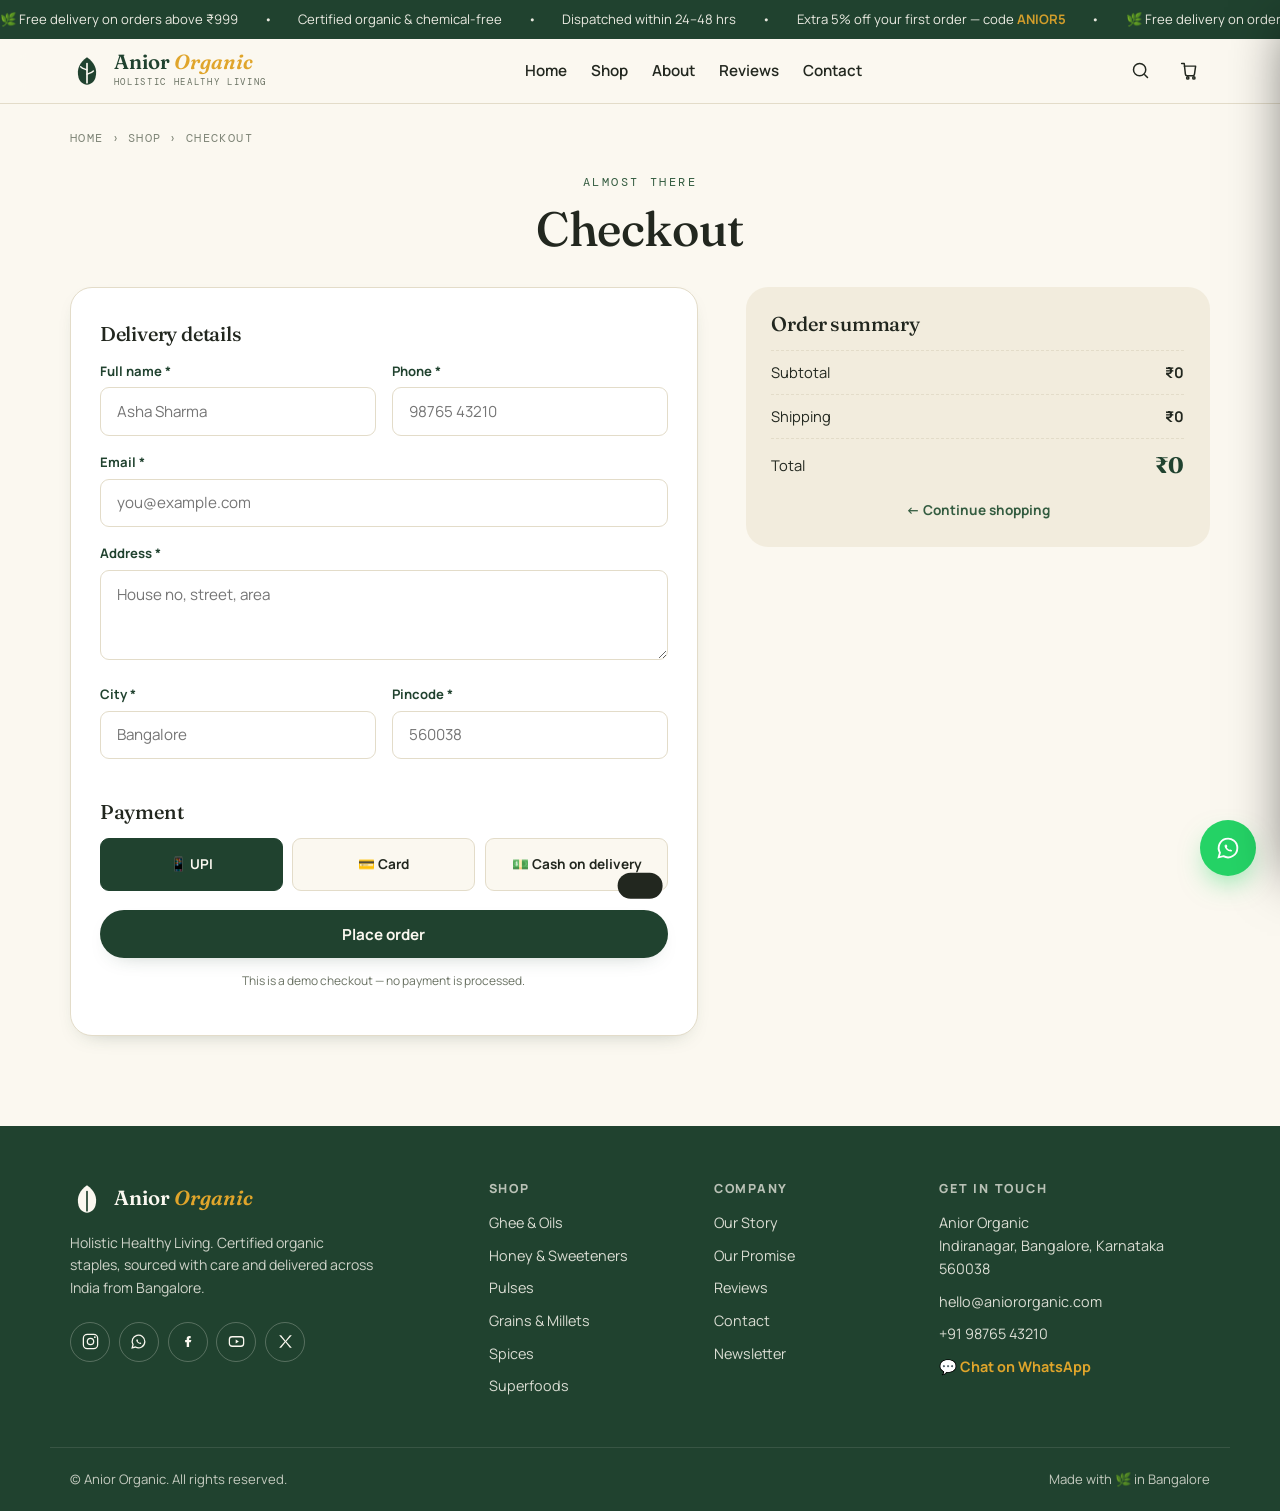
<file: checkout.html>
<!DOCTYPE html>
<html lang="en">
<head>
<meta charset="UTF-8" />
<meta name="viewport" content="width=device-width, initial-scale=1.0" />
<title>Checkout — Anior Organic</title>
<meta name="description" content="Secure demo checkout for Anior Organic." />
<link rel="preconnect" href="https://fonts.googleapis.com" />
<link rel="preconnect" href="https://fonts.gstatic.com" crossorigin />
<link href="https://fonts.googleapis.com/css2?family=Fraunces:ital,opsz,wght@0,9..144,400;0,9..144,500;0,9..144,600;1,9..144,400&family=Manrope:wght@400;500;600;700;800&family=DM+Mono:wght@400;500&display=swap" rel="stylesheet" />
<link rel="stylesheet" href="styles.css" />
</head>
<body>

<div class="announce" aria-live="polite">
  <div class="announce__track">
    <span>🌿 Free delivery on orders above ₹999</span><span>•</span>
    <span>Certified organic &amp; chemical-free</span><span>•</span>
    <span>Dispatched within 24–48 hrs</span><span>•</span>
    <span>Extra 5% off your first order — code <b>ANIOR5</b></span><span>•</span>
    <span>🌿 Free delivery on orders above ₹999</span><span>•</span>
    <span>Certified organic &amp; chemical-free</span><span>•</span>
    <span>Dispatched within 24–48 hrs</span><span>•</span>
    <span>Extra 5% off your first order — code <b>ANIOR5</b></span><span>•</span>
  </div>
</div>

<header class="header" id="header">
  <div class="header__inner">
    <button class="icon-btn header__burger" id="burgerBtn" aria-label="Open menu" aria-expanded="false">
      <span></span><span></span><span></span>
    </button>

    <a href="index.html" class="logo" aria-label="Anior Organic home">
      <svg viewBox="0 0 32 32" class="logo__mark" aria-hidden="true">
        <path d="M16 3C9 8 6 14 8 22c1 4 4 6 8 7 4-1 7-3 8-7 2-8-1-14-8-19Z" fill="currentColor"/>
        <path d="M16 9v18" stroke="#fbf8f0" stroke-width="1.6" fill="none" stroke-linecap="round"/>
        <path d="M16 15c-2-1-4-1-6-3M16 19c2-1 4-1 6-3" stroke="#fbf8f0" stroke-width="1.4" fill="none" stroke-linecap="round"/>
      </svg>
      <span class="logo__text">
        <span class="logo__name">Anior <em>Organic</em></span>
        <span class="logo__tag">Holistic Healthy Living</span>
      </span>
    </a>

    <nav class="nav" id="mainNav" aria-label="Primary">
      <a href="index.html">Home</a>
      <a href="shop.html">Shop</a>
      <a href="about.html">About</a>
      <a href="index.html#reviews">Reviews</a>
      <a href="contact.html">Contact</a>
    </nav>

    <div class="header__actions">
      <a class="icon-btn" href="shop.html" aria-label="Search products" title="Search in shop">
        <svg viewBox="0 0 24 24" aria-hidden="true"><circle cx="11" cy="11" r="7"/><path d="m20 20-3.2-3.2"/></svg>
      </a>
      <button class="icon-btn cart-btn" id="cartToggle" aria-label="Open cart">
        <svg viewBox="0 0 24 24" aria-hidden="true"><path d="M6 7h13l-1.3 9.2a2 2 0 0 1-2 1.8H9.3a2 2 0 0 1-2-1.8L6 4H3"/><circle cx="10" cy="20.5" r="1.3"/><circle cx="17" cy="20.5" r="1.3"/></svg>
        <span class="cart-count" id="cartCount">0</span>
      </button>
    </div>
  </div>
</header>

<main>

<section class="section" style="padding-top:1.6rem">
  <nav class="crumbs crumbs--dark" aria-label="Breadcrumb"><a href="index.html">Home</a> <span>›</span> <a href="shop.html">Shop</a> <span>›</span> <span aria-current="page">Checkout</span></nav>

  <div id="checkoutWrap">
    <div class="section__head" style="margin-bottom:2rem">
      <p class="eyebrow">Almost there</p>
      <h2>Checkout</h2>
    </div>

    <div class="checkout__grid">
      <form id="checkoutForm" class="checkout__form" novalidate>
        <h3>Delivery details</h3>
        <div class="field__row">
          <div class="field"><label for="coName">Full name *</label><input id="coName" type="text" required placeholder="Asha Sharma"></div>
          <div class="field"><label for="coPhone">Phone *</label><input id="coPhone" type="tel" required pattern="[0-9+ ]{10,13}" placeholder="98765 43210"></div>
        </div>
        <div class="field"><label for="coEmail">Email *</label><input id="coEmail" type="email" required placeholder="you@example.com"></div>
        <div class="field"><label for="coAddr">Address *</label><textarea id="coAddr" rows="3" required placeholder="House no, street, area"></textarea></div>
        <div class="field__row">
          <div class="field"><label for="coCity">City *</label><input id="coCity" type="text" required placeholder="Bangalore"></div>
          <div class="field"><label for="coPin">Pincode *</label><input id="coPin" type="text" required pattern="[0-9]{6}" placeholder="560038"></div>
        </div>

        <h3>Payment</h3>
        <div class="pay-opts">
          <label class="pay-opt"><input type="radio" name="pay" value="upi" checked><span>📱 UPI</span></label>
          <label class="pay-opt"><input type="radio" name="pay" value="card"><span>💳 Card</span></label>
          <label class="pay-opt"><input type="radio" name="pay" value="cod"><span>💵 Cash on delivery</span></label>
        </div>

        <button type="submit" class="btn btn--solid btn--block" style="margin-top:1.2rem">Place order</button>
        <p class="cart__note" style="margin-top:.8rem;text-align:center">This is a demo checkout — no payment is processed.</p>
      </form>

      <aside class="checkout__summary">
        <h3>Order summary</h3>
        <div id="summaryItems"></div>
        <div class="cart__row"><span>Subtotal</span><b id="sumSubtotal">₹0</b></div>
        <div class="cart__row"><span>Shipping</span><b id="sumShipping">₹0</b></div>
        <div class="cart__row cart__row--total"><span>Total</span><strong id="sumTotal">₹0</strong></div>
        <a href="shop.html" class="checkout__continue">← Continue shopping</a>
      </aside>
    </div>
  </div>

  <div class="form-success" id="orderSuccess" hidden>
    <span>🎉</span>
    <h2>Order placed!</h2>
    <p>Thank you for choosing Anior Organic. Your order <b id="orderId">AO00000000</b> is confirmed and will be dispatched from Bangalore within 24–48 hours. A confirmation has been “sent” to your email (demo).</p>
    <a href="shop.html" class="btn btn--solid">Keep shopping</a>
  </div>

  <div class="form-success" id="checkoutEmpty" hidden>
    <span>🧺</span>
    <h2>Your basket is empty</h2>
    <p>Add a few organic staples to your basket before checking out.</p>
    <a href="shop.html" class="btn btn--solid">Go to the shop</a>
  </div>
</section>
</main>

<footer class="footer" id="contact-footer">
  <div class="footer__grid">
    <div class="footer__brand">
      <a href="index.html" class="logo logo--footer">
        <svg viewBox="0 0 32 32" class="logo__mark" aria-hidden="true">
          <path d="M16 3C9 8 6 14 8 22c1 4 4 6 8 7 4-1 7-3 8-7 2-8-1-14-8-19Z" fill="currentColor"/>
          <path d="M16 9v18" stroke="#20422f" stroke-width="1.6" fill="none" stroke-linecap="round"/>
        </svg>
        <span class="logo__text"><span class="logo__name">Anior <em>Organic</em></span></span>
      </a>
      <p class="footer__tag">Holistic Healthy Living. Certified organic staples, sourced with care and delivered across India from Bangalore.</p>
      <div class="socials">
        <a href="https://instagram.com" target="_blank" rel="noopener" aria-label="Instagram" class="social">
          <svg viewBox="0 0 24 24"><rect x="3" y="3" width="18" height="18" rx="5"/><circle cx="12" cy="12" r="4"/><circle cx="17.5" cy="6.5" r="1.1" fill="currentColor" stroke="none"/></svg>
        </a>
        <a href="https://wa.me/919876543210?text=Hi%20Anior%20Organic!" target="_blank" rel="noopener" aria-label="WhatsApp" class="social">
          <svg viewBox="0 0 24 24"><path d="M20 12a8 8 0 0 1-11.9 7L4 20l1.1-4A8 8 0 1 1 20 12Z"/><path d="M9 9.5c0 3 2.5 5.5 5.5 5.5.6 0 1-.2 1-.8 0-.4-1-.9-1.4-1-.4 0-.6.4-.9.4-.6 0-2.2-1.6-2.2-2.2 0-.3.4-.5.4-.9 0-.4-.6-1.4-1-1.4-.6 0-.9.4-.9 1Z" fill="currentColor" stroke="none"/></svg>
        </a>
        <a href="https://facebook.com" target="_blank" rel="noopener" aria-label="Facebook" class="social">
          <svg viewBox="0 0 24 24"><path d="M14 8h2V5h-2c-1.7 0-3 1.3-3 3v2H9v3h2v6h3v-6h2l1-3h-3V8.5c0-.3.2-.5.5-.5H14Z" fill="currentColor" stroke="none"/></svg>
        </a>
        <a href="https://youtube.com" target="_blank" rel="noopener" aria-label="YouTube" class="social">
          <svg viewBox="0 0 24 24"><rect x="3" y="6" width="18" height="12" rx="3.5"/><path d="M11 9.5v5l4-2.5-4-2.5Z" fill="currentColor" stroke="none"/></svg>
        </a>
        <a href="https://x.com" target="_blank" rel="noopener" aria-label="X" class="social">
          <svg viewBox="0 0 24 24"><path d="M4 4l7 8-7 8h2.5L12 13l5.5 7H20l-7-8 7-8h-2.5L12 11 6.5 4H4Z" fill="currentColor" stroke="none"/></svg>
        </a>
      </div>
    </div>

    <div class="footer__col">
      <h4>Shop</h4>
      <a href="shop.html?cat=Oils">Ghee &amp; Oils</a>
      <a href="shop.html?cat=Sweeteners">Honey &amp; Sweeteners</a>
      <a href="shop.html?cat=Pulses">Pulses</a>
      <a href="shop.html?cat=Grains">Grains &amp; Millets</a>
      <a href="shop.html?cat=Spices">Spices</a>
      <a href="shop.html?cat=Superfoods">Superfoods</a>
    </div>

    <div class="footer__col">
      <h4>Company</h4>
      <a href="about.html">Our Story</a>
      <a href="about.html#values">Our Promise</a>
      <a href="index.html#reviews">Reviews</a>
      <a href="contact.html">Contact</a>
      <a href="index.html#newsletter">Newsletter</a>
    </div>

    <div class="footer__col footer__col--contact">
      <h4>Get in touch</h4>
      <p>Anior Organic<br>Indiranagar, Bangalore, Karnataka 560038</p>
      <a href="mailto:hello@aniororganic.com">hello@aniororganic.com</a>
      <a href="tel:+919876543210">+91 98765 43210</a>
      <a href="https://wa.me/919876543210?text=Hi%20Anior%20Organic!" target="_blank" rel="noopener" class="footer__wa">💬 Chat on WhatsApp</a>
    </div>
  </div>

  <div class="footer__bar">
    <p>© <span id="year"></span> Anior Organic. All rights reserved.</p>
    <p>Made with 🌿 in Bangalore</p>
  </div>
</footer>

<div class="overlay" id="overlay" hidden></div>
<aside class="cart" id="cart" aria-label="Shopping cart" aria-hidden="true">
  <header class="cart__head">
    <h3>Your basket</h3>
    <button class="icon-btn" id="cartClose" aria-label="Close cart">✕</button>
  </header>
  <div class="cart__ship" id="cartShip">
    <p id="shipMsg">Add ₹999 more for free delivery 🚚</p>
    <div class="cart__bar"><span id="shipBar"></span></div>
  </div>
  <div class="cart__items" id="cartItems"></div>
  <div class="cart__empty" id="cartEmpty">
    <span>🧺</span>
    <p>Your basket is empty.</p>
    <button class="btn btn--solid" id="cartEmptyShop">Start shopping</button>
  </div>
  <footer class="cart__foot" id="cartFoot" hidden>
    <div class="cart__row"><span>Subtotal</span><strong id="cartSubtotal">₹0</strong></div>
    <p class="cart__note">Taxes included. Shipping calculated at checkout.</p>
    <button class="btn btn--solid btn--block" id="checkoutBtn">Checkout</button>
  </footer>
</aside>


<a href="https://wa.me/919876543210?text=Hi%20Anior%20Organic!" target="_blank" rel="noopener" class="fab-wa" aria-label="Chat on WhatsApp">
  <svg viewBox="0 0 24 24"><path d="M20 12a8 8 0 0 1-11.9 7L4 20l1.1-4A8 8 0 1 1 20 12Z" fill="none" stroke="currentColor" stroke-width="1.6"/><path d="M9 9.5c0 3 2.5 5.5 5.5 5.5.6 0 1-.2 1-.8 0-.4-1-.9-1.4-1-.4 0-.6.4-.9.4-.6 0-2.2-1.6-2.2-2.2 0-.3.4-.5.4-.9 0-.4-.6-1.4-1-1.4-.6 0-.9.4-.9 1Z" fill="currentColor"/></svg>
</a>
<button class="to-top" id="toTop" aria-label="Back to top">↑</button>
<div class="toast" id="toast" role="status" aria-live="polite"></div>

<script src="script.js"></script>
</body>
</html>
</file>
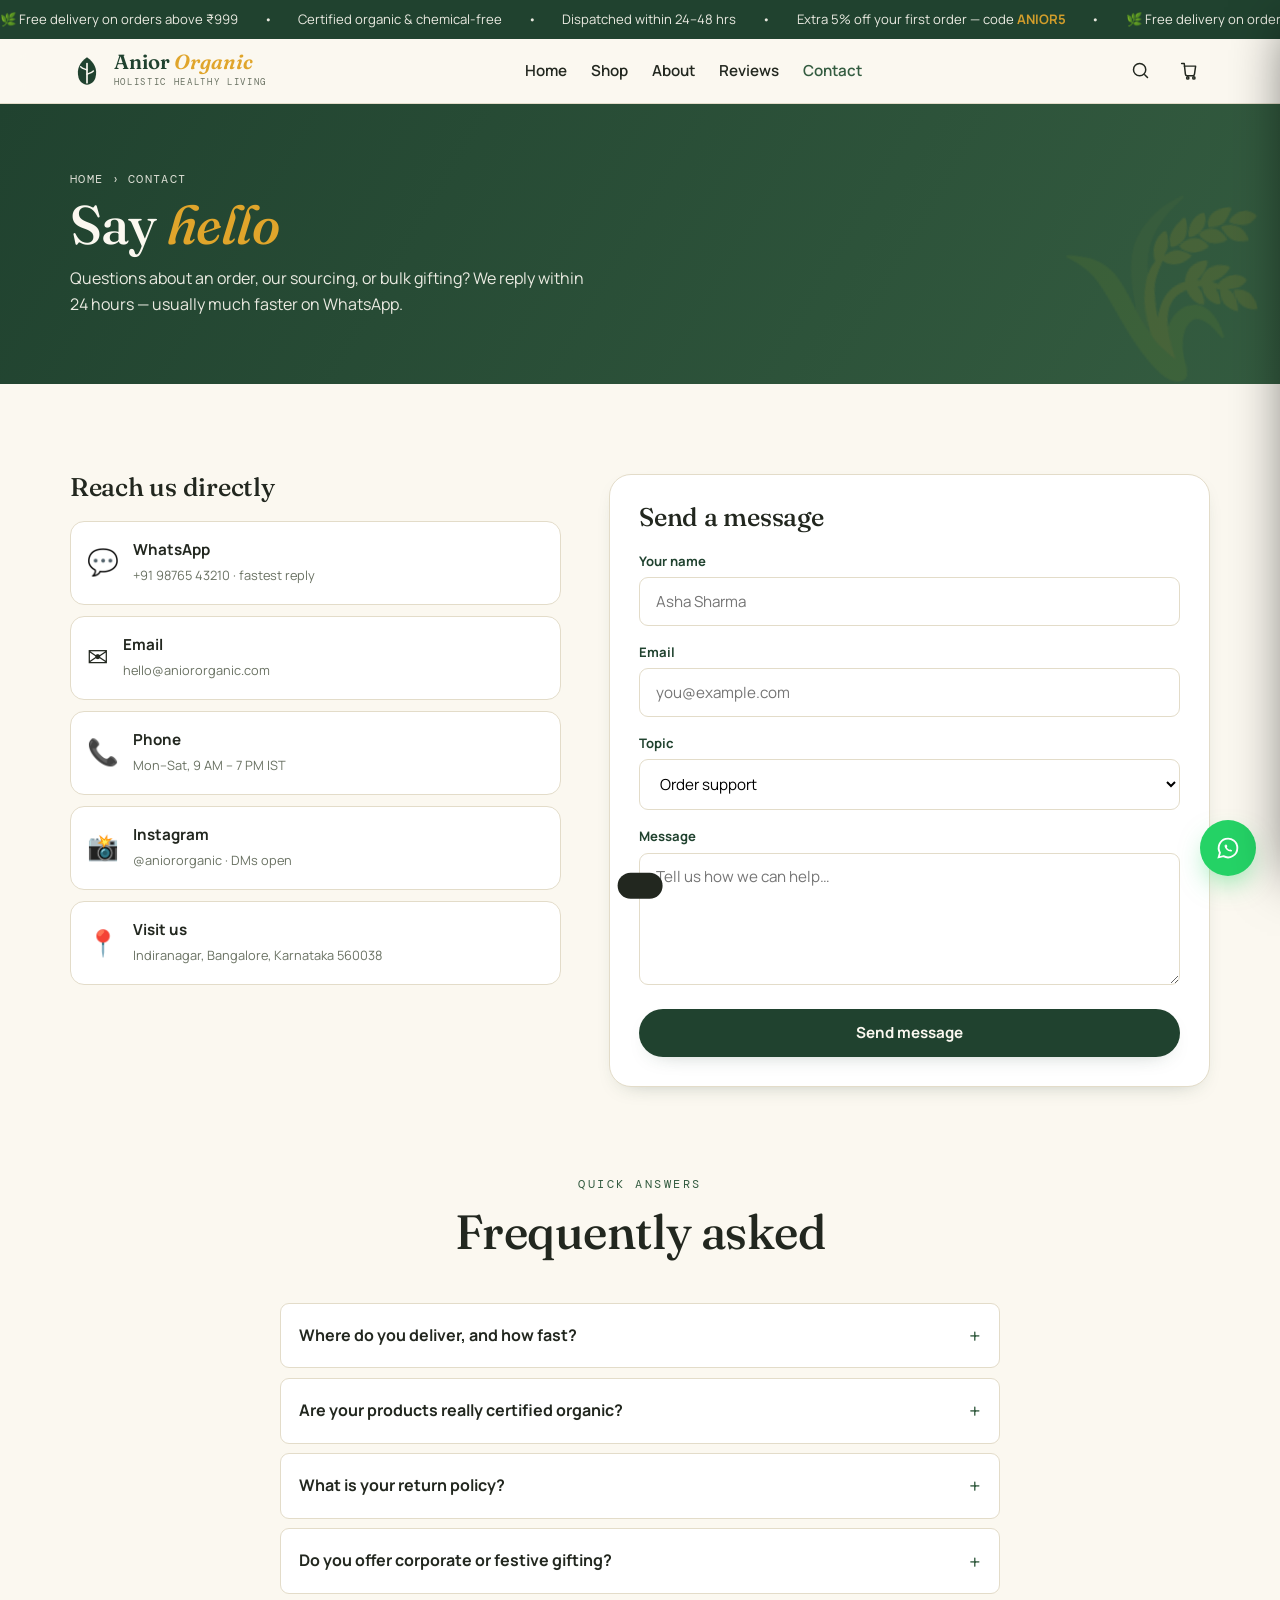
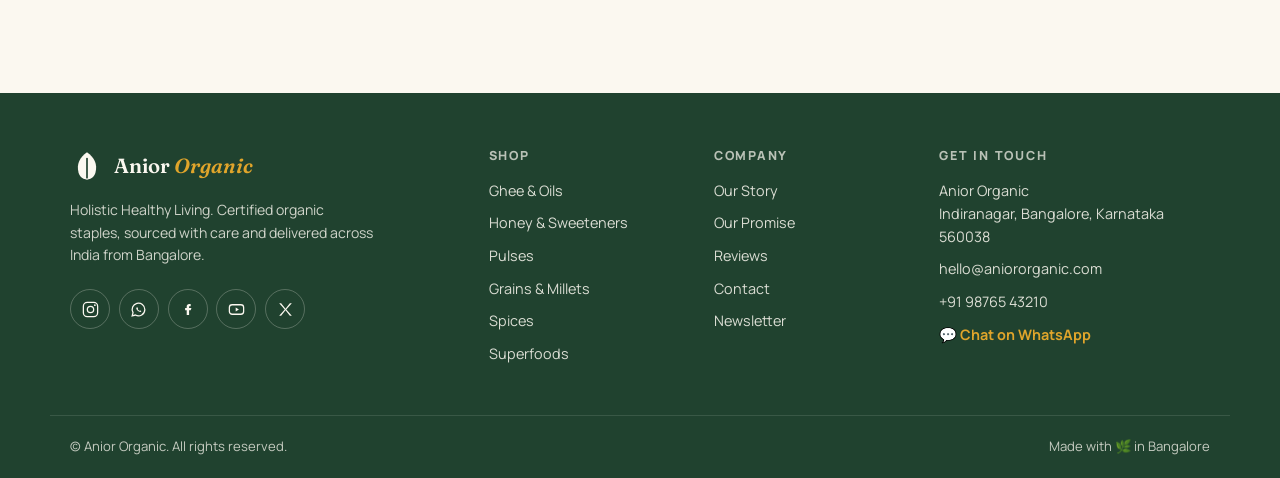
<file: contact.html>
<!DOCTYPE html>
<html lang="en">
<head>
<meta charset="UTF-8" />
<meta name="viewport" content="width=device-width, initial-scale=1.0" />
<title>Contact — Anior Organic</title>
<meta name="description" content="Contact Anior Organic, Bangalore — WhatsApp, Instagram, email, phone, and a quick contact form." />
<link rel="preconnect" href="https://fonts.googleapis.com" />
<link rel="preconnect" href="https://fonts.gstatic.com" crossorigin />
<link href="https://fonts.googleapis.com/css2?family=Fraunces:ital,opsz,wght@0,9..144,400;0,9..144,500;0,9..144,600;1,9..144,400&family=Manrope:wght@400;500;600;700;800&family=DM+Mono:wght@400;500&display=swap" rel="stylesheet" />
<link rel="stylesheet" href="styles.css" />
</head>
<body>

<div class="announce" aria-live="polite">
  <div class="announce__track">
    <span>🌿 Free delivery on orders above ₹999</span><span>•</span>
    <span>Certified organic &amp; chemical-free</span><span>•</span>
    <span>Dispatched within 24–48 hrs</span><span>•</span>
    <span>Extra 5% off your first order — code <b>ANIOR5</b></span><span>•</span>
    <span>🌿 Free delivery on orders above ₹999</span><span>•</span>
    <span>Certified organic &amp; chemical-free</span><span>•</span>
    <span>Dispatched within 24–48 hrs</span><span>•</span>
    <span>Extra 5% off your first order — code <b>ANIOR5</b></span><span>•</span>
  </div>
</div>

<header class="header" id="header">
  <div class="header__inner">
    <button class="icon-btn header__burger" id="burgerBtn" aria-label="Open menu" aria-expanded="false">
      <span></span><span></span><span></span>
    </button>

    <a href="index.html" class="logo" aria-label="Anior Organic home">
      <svg viewBox="0 0 32 32" class="logo__mark" aria-hidden="true">
        <path d="M16 3C9 8 6 14 8 22c1 4 4 6 8 7 4-1 7-3 8-7 2-8-1-14-8-19Z" fill="currentColor"/>
        <path d="M16 9v18" stroke="#fbf8f0" stroke-width="1.6" fill="none" stroke-linecap="round"/>
        <path d="M16 15c-2-1-4-1-6-3M16 19c2-1 4-1 6-3" stroke="#fbf8f0" stroke-width="1.4" fill="none" stroke-linecap="round"/>
      </svg>
      <span class="logo__text">
        <span class="logo__name">Anior <em>Organic</em></span>
        <span class="logo__tag">Holistic Healthy Living</span>
      </span>
    </a>

    <nav class="nav" id="mainNav" aria-label="Primary">
      <a href="index.html">Home</a>
      <a href="shop.html">Shop</a>
      <a href="about.html">About</a>
      <a href="index.html#reviews">Reviews</a>
      <a href="contact.html" aria-current="page" style="color:var(--herb)">Contact</a>
    </nav>

    <div class="header__actions">
      <a class="icon-btn" href="shop.html" aria-label="Search products" title="Search in shop">
        <svg viewBox="0 0 24 24" aria-hidden="true"><circle cx="11" cy="11" r="7"/><path d="m20 20-3.2-3.2"/></svg>
      </a>
      <button class="icon-btn cart-btn" id="cartToggle" aria-label="Open cart">
        <svg viewBox="0 0 24 24" aria-hidden="true"><path d="M6 7h13l-1.3 9.2a2 2 0 0 1-2 1.8H9.3a2 2 0 0 1-2-1.8L6 4H3"/><circle cx="10" cy="20.5" r="1.3"/><circle cx="17" cy="20.5" r="1.3"/></svg>
        <span class="cart-count" id="cartCount">0</span>
      </button>
    </div>
  </div>
</header>

<main>

<section class="shop-hero">
  <div class="shop-hero__inner">
    <nav class="crumbs" aria-label="Breadcrumb"><a href="index.html">Home</a> <span>›</span> <span aria-current="page">Contact</span></nav>
    <h1>Say <em>hello</em></h1>
    <p>Questions about an order, our sourcing, or bulk gifting? We reply within 24 hours — usually much faster on WhatsApp.</p>
  </div>
</section>

<section class="section contact">
  <div class="contact__grid">
    <div class="contact__info">
      <h2>Reach us directly</h2>
      <a class="contact__row" href="https://wa.me/919876543210?text=Hi%20Anior%20Organic!" target="_blank" rel="noopener"><span>💬</span><div><b>WhatsApp</b><small>+91 98765 43210 · fastest reply</small></div></a>
      <a class="contact__row" href="mailto:hello@aniororganic.com"><span>✉️</span><div><b>Email</b><small>hello@aniororganic.com</small></div></a>
      <a class="contact__row" href="tel:+919876543210"><span>📞</span><div><b>Phone</b><small>Mon–Sat, 9 AM – 7 PM IST</small></div></a>
      <a class="contact__row" href="https://instagram.com" target="_blank" rel="noopener"><span>📸</span><div><b>Instagram</b><small>@aniororganic · DMs open</small></div></a>
      <div class="contact__row"><span>📍</span><div><b>Visit us</b><small>Indiranagar, Bangalore, Karnataka 560038</small></div></div>
    </div>

    <div class="contact__form-wrap">
      <form id="contactForm" class="contact__form" novalidate>
        <h2>Send a message</h2>
        <div class="field"><label for="cfName">Your name</label><input id="cfName" name="name" type="text" required placeholder="Asha Sharma"></div>
        <div class="field"><label for="cfEmail">Email</label><input id="cfEmail" name="email" type="email" required placeholder="you@example.com"></div>
        <div class="field"><label for="cfTopic">Topic</label>
          <select id="cfTopic" name="topic">
            <option>Order support</option>
            <option>Product question</option>
            <option>Bulk / corporate gifting</option>
            <option>Partner with us (farmers)</option>
            <option>Something else</option>
          </select>
        </div>
        <div class="field"><label for="cfMsg">Message</label><textarea id="cfMsg" name="message" rows="5" required placeholder="Tell us how we can help…"></textarea></div>
        <button type="submit" class="btn btn--solid btn--block">Send message</button>
      </form>
      <div class="form-success" id="contactSuccess" hidden>
        <span>🌿</span>
        <h2>Message received!</h2>
        <p>Thanks for writing to us. A real human from our Bangalore team will reply within 24 hours.</p>
        <a href="shop.html" class="btn btn--solid">Browse the shop meanwhile</a>
      </div>
    </div>
  </div>
</section>

<section class="section" style="padding-top:0">
  <div class="section__head">
    <p class="eyebrow">Quick answers</p>
    <h2>Frequently asked</h2>
  </div>
  <div class="faq">
    <details class="pdp__acc"><summary>Where do you deliver, and how fast?</summary><p>We ship pan-India from Bangalore. Orders dispatch within 24–48 hours; metros typically receive in 2–4 days and other pincodes in 4–7 days.</p></details>
    <details class="pdp__acc"><summary>Are your products really certified organic?</summary><p>Yes — we hold India Organic (Jaivik Bharat), USDA and EU Organic certification, and every batch is lab-tested. Certificates are available on request.</p></details>
    <details class="pdp__acc"><summary>What is your return policy?</summary><p>7-day easy returns. If anything arrives damaged or below expectation, WhatsApp us a photo and we'll replace or refund it — no forms, no fuss.</p></details>
    <details class="pdp__acc"><summary>Do you offer corporate or festive gifting?</summary><p>We love building custom organic hampers for teams and weddings. Write to hello@aniororganic.com with your quantity and budget.</p></details>
  </div>
</section>
</main>

<footer class="footer" id="contact-footer">
  <div class="footer__grid">
    <div class="footer__brand">
      <a href="index.html" class="logo logo--footer">
        <svg viewBox="0 0 32 32" class="logo__mark" aria-hidden="true">
          <path d="M16 3C9 8 6 14 8 22c1 4 4 6 8 7 4-1 7-3 8-7 2-8-1-14-8-19Z" fill="currentColor"/>
          <path d="M16 9v18" stroke="#20422f" stroke-width="1.6" fill="none" stroke-linecap="round"/>
        </svg>
        <span class="logo__text"><span class="logo__name">Anior <em>Organic</em></span></span>
      </a>
      <p class="footer__tag">Holistic Healthy Living. Certified organic staples, sourced with care and delivered across India from Bangalore.</p>
      <div class="socials">
        <a href="https://instagram.com" target="_blank" rel="noopener" aria-label="Instagram" class="social">
          <svg viewBox="0 0 24 24"><rect x="3" y="3" width="18" height="18" rx="5"/><circle cx="12" cy="12" r="4"/><circle cx="17.5" cy="6.5" r="1.1" fill="currentColor" stroke="none"/></svg>
        </a>
        <a href="https://wa.me/919876543210?text=Hi%20Anior%20Organic!" target="_blank" rel="noopener" aria-label="WhatsApp" class="social">
          <svg viewBox="0 0 24 24"><path d="M20 12a8 8 0 0 1-11.9 7L4 20l1.1-4A8 8 0 1 1 20 12Z"/><path d="M9 9.5c0 3 2.5 5.5 5.5 5.5.6 0 1-.2 1-.8 0-.4-1-.9-1.4-1-.4 0-.6.4-.9.4-.6 0-2.2-1.6-2.2-2.2 0-.3.4-.5.4-.9 0-.4-.6-1.4-1-1.4-.6 0-.9.4-.9 1Z" fill="currentColor" stroke="none"/></svg>
        </a>
        <a href="https://facebook.com" target="_blank" rel="noopener" aria-label="Facebook" class="social">
          <svg viewBox="0 0 24 24"><path d="M14 8h2V5h-2c-1.7 0-3 1.3-3 3v2H9v3h2v6h3v-6h2l1-3h-3V8.5c0-.3.2-.5.5-.5H14Z" fill="currentColor" stroke="none"/></svg>
        </a>
        <a href="https://youtube.com" target="_blank" rel="noopener" aria-label="YouTube" class="social">
          <svg viewBox="0 0 24 24"><rect x="3" y="6" width="18" height="12" rx="3.5"/><path d="M11 9.5v5l4-2.5-4-2.5Z" fill="currentColor" stroke="none"/></svg>
        </a>
        <a href="https://x.com" target="_blank" rel="noopener" aria-label="X" class="social">
          <svg viewBox="0 0 24 24"><path d="M4 4l7 8-7 8h2.5L12 13l5.5 7H20l-7-8 7-8h-2.5L12 11 6.5 4H4Z" fill="currentColor" stroke="none"/></svg>
        </a>
      </div>
    </div>

    <div class="footer__col">
      <h4>Shop</h4>
      <a href="shop.html?cat=Oils">Ghee &amp; Oils</a>
      <a href="shop.html?cat=Sweeteners">Honey &amp; Sweeteners</a>
      <a href="shop.html?cat=Pulses">Pulses</a>
      <a href="shop.html?cat=Grains">Grains &amp; Millets</a>
      <a href="shop.html?cat=Spices">Spices</a>
      <a href="shop.html?cat=Superfoods">Superfoods</a>
    </div>

    <div class="footer__col">
      <h4>Company</h4>
      <a href="about.html">Our Story</a>
      <a href="about.html#values">Our Promise</a>
      <a href="index.html#reviews">Reviews</a>
      <a href="contact.html">Contact</a>
      <a href="index.html#newsletter">Newsletter</a>
    </div>

    <div class="footer__col footer__col--contact">
      <h4>Get in touch</h4>
      <p>Anior Organic<br>Indiranagar, Bangalore, Karnataka 560038</p>
      <a href="mailto:hello@aniororganic.com">hello@aniororganic.com</a>
      <a href="tel:+919876543210">+91 98765 43210</a>
      <a href="https://wa.me/919876543210?text=Hi%20Anior%20Organic!" target="_blank" rel="noopener" class="footer__wa">💬 Chat on WhatsApp</a>
    </div>
  </div>

  <div class="footer__bar">
    <p>© <span id="year"></span> Anior Organic. All rights reserved.</p>
    <p>Made with 🌿 in Bangalore</p>
  </div>
</footer>

<div class="overlay" id="overlay" hidden></div>
<aside class="cart" id="cart" aria-label="Shopping cart" aria-hidden="true">
  <header class="cart__head">
    <h3>Your basket</h3>
    <button class="icon-btn" id="cartClose" aria-label="Close cart">✕</button>
  </header>
  <div class="cart__ship" id="cartShip">
    <p id="shipMsg">Add ₹999 more for free delivery 🚚</p>
    <div class="cart__bar"><span id="shipBar"></span></div>
  </div>
  <div class="cart__items" id="cartItems"></div>
  <div class="cart__empty" id="cartEmpty">
    <span>🧺</span>
    <p>Your basket is empty.</p>
    <button class="btn btn--solid" id="cartEmptyShop">Start shopping</button>
  </div>
  <footer class="cart__foot" id="cartFoot" hidden>
    <div class="cart__row"><span>Subtotal</span><strong id="cartSubtotal">₹0</strong></div>
    <p class="cart__note">Taxes included. Shipping calculated at checkout.</p>
    <button class="btn btn--solid btn--block" id="checkoutBtn">Checkout</button>
  </footer>
</aside>


<a href="https://wa.me/919876543210?text=Hi%20Anior%20Organic!" target="_blank" rel="noopener" class="fab-wa" aria-label="Chat on WhatsApp">
  <svg viewBox="0 0 24 24"><path d="M20 12a8 8 0 0 1-11.9 7L4 20l1.1-4A8 8 0 1 1 20 12Z" fill="none" stroke="currentColor" stroke-width="1.6"/><path d="M9 9.5c0 3 2.5 5.5 5.5 5.5.6 0 1-.2 1-.8 0-.4-1-.9-1.4-1-.4 0-.6.4-.9.4-.6 0-2.2-1.6-2.2-2.2 0-.3.4-.5.4-.9 0-.4-.6-1.4-1-1.4-.6 0-.9.4-.9 1Z" fill="currentColor"/></svg>
</a>
<button class="to-top" id="toTop" aria-label="Back to top">↑</button>
<div class="toast" id="toast" role="status" aria-live="polite"></div>

<script src="script.js"></script>
</body>
</html>
</file>
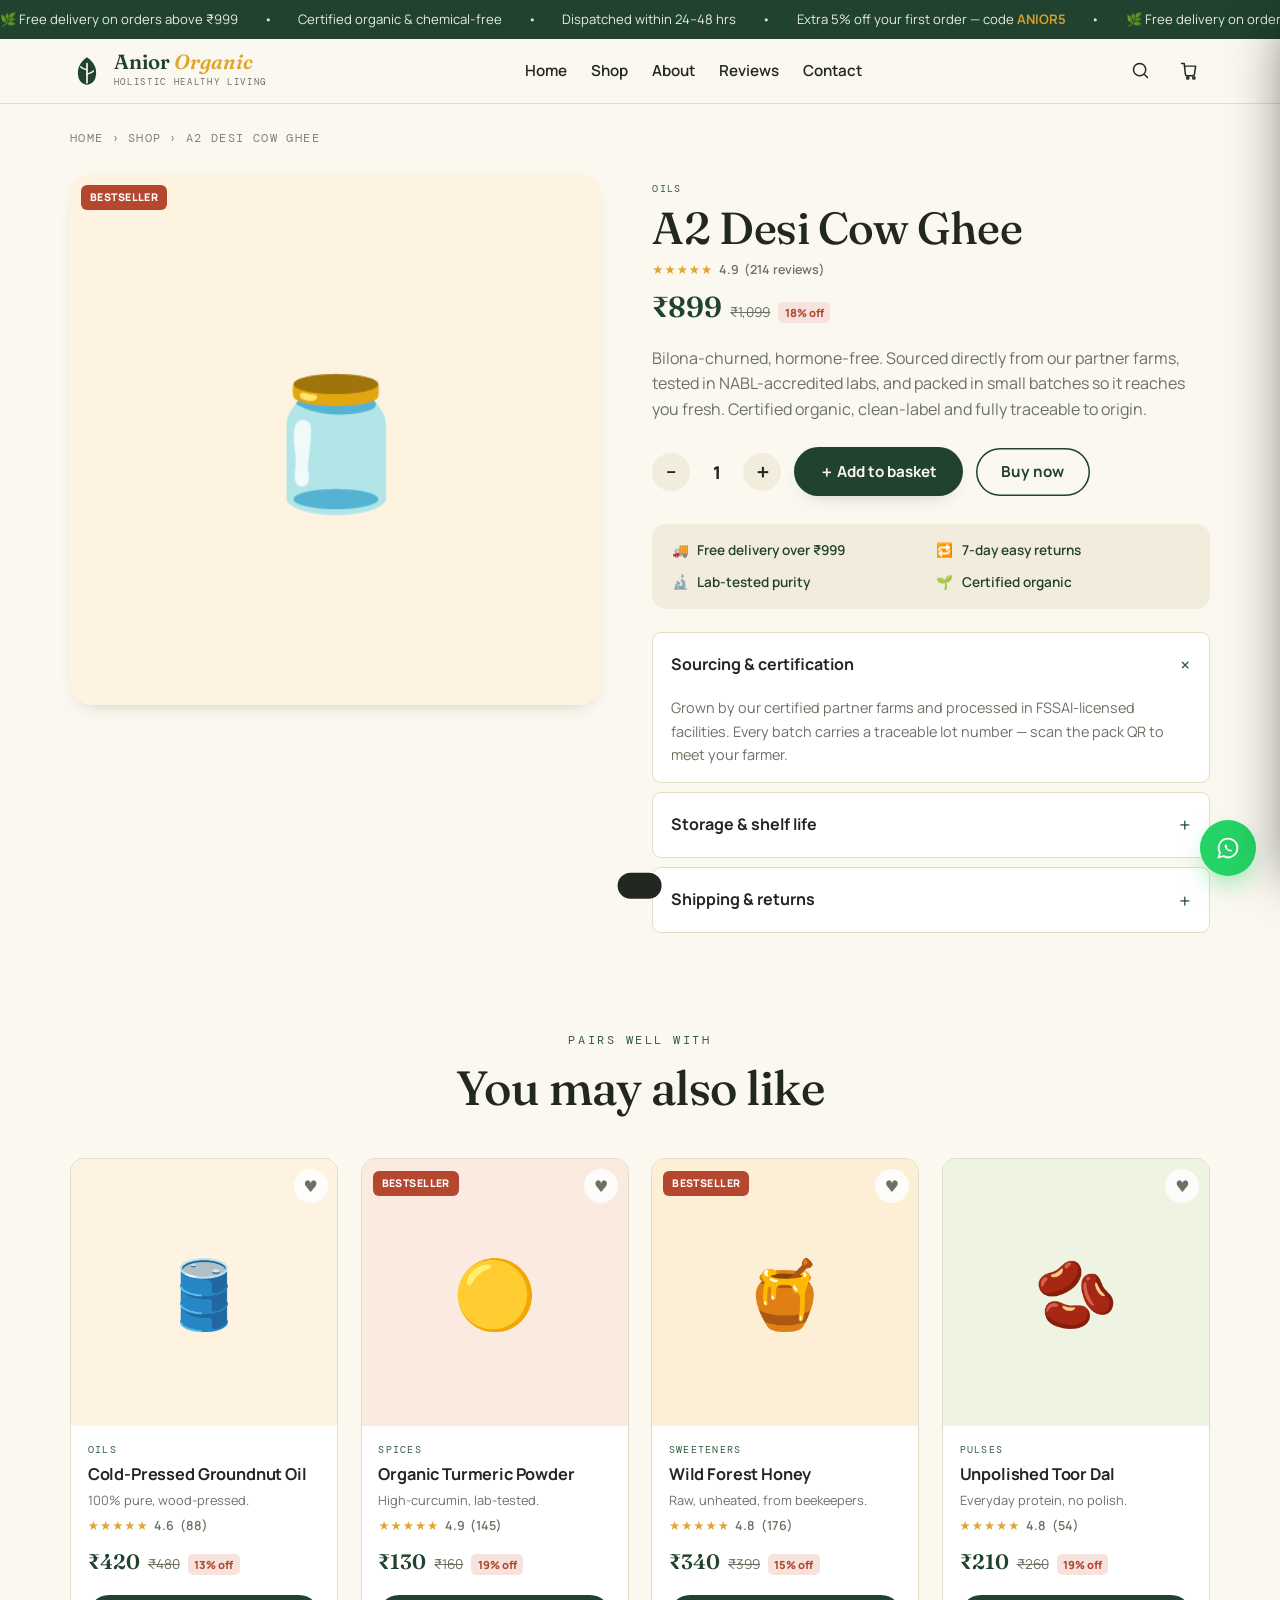
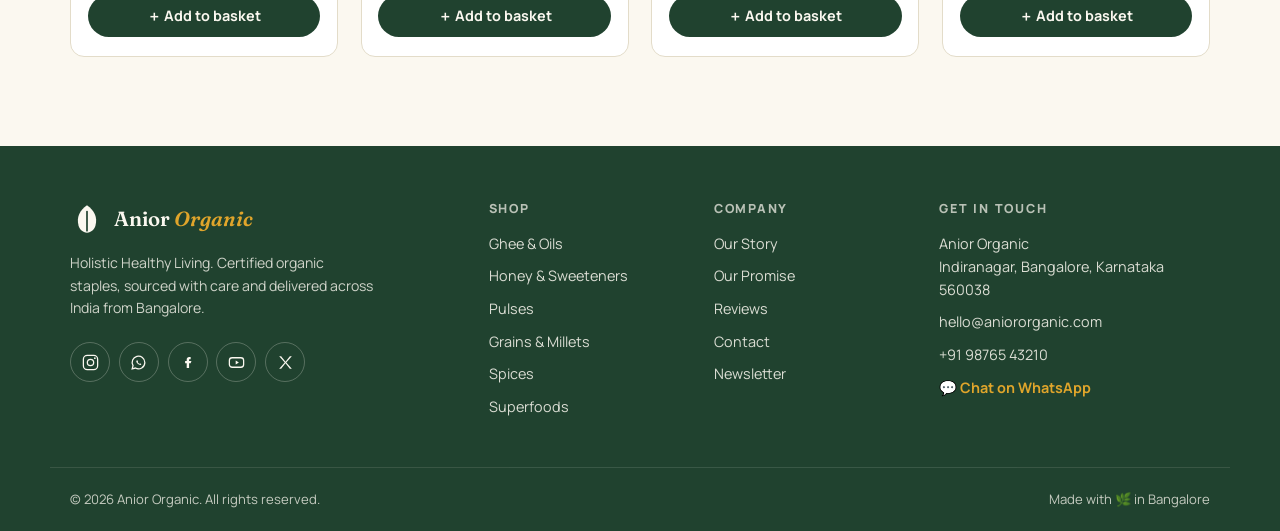
<file: product.html>
<!DOCTYPE html>
<html lang="en">
<head>
<meta charset="UTF-8" />
<meta name="viewport" content="width=device-width, initial-scale=1.0" />
<title>Product — Anior Organic</title>
<meta name="description" content="Certified organic product from Anior Organic, Bangalore." />
<link rel="preconnect" href="https://fonts.googleapis.com" />
<link rel="preconnect" href="https://fonts.gstatic.com" crossorigin />
<link href="https://fonts.googleapis.com/css2?family=Fraunces:ital,opsz,wght@0,9..144,400;0,9..144,500;0,9..144,600;1,9..144,400&family=Manrope:wght@400;500;600;700;800&family=DM+Mono:wght@400;500&display=swap" rel="stylesheet" />
<link rel="stylesheet" href="styles.css" />
</head>
<body>

<div class="announce" aria-live="polite">
  <div class="announce__track">
    <span>🌿 Free delivery on orders above ₹999</span><span>•</span>
    <span>Certified organic &amp; chemical-free</span><span>•</span>
    <span>Dispatched within 24–48 hrs</span><span>•</span>
    <span>Extra 5% off your first order — code <b>ANIOR5</b></span><span>•</span>
    <span>🌿 Free delivery on orders above ₹999</span><span>•</span>
    <span>Certified organic &amp; chemical-free</span><span>•</span>
    <span>Dispatched within 24–48 hrs</span><span>•</span>
    <span>Extra 5% off your first order — code <b>ANIOR5</b></span><span>•</span>
  </div>
</div>

<header class="header" id="header">
  <div class="header__inner">
    <button class="icon-btn header__burger" id="burgerBtn" aria-label="Open menu" aria-expanded="false">
      <span></span><span></span><span></span>
    </button>

    <a href="index.html" class="logo" aria-label="Anior Organic home">
      <svg viewBox="0 0 32 32" class="logo__mark" aria-hidden="true">
        <path d="M16 3C9 8 6 14 8 22c1 4 4 6 8 7 4-1 7-3 8-7 2-8-1-14-8-19Z" fill="currentColor"/>
        <path d="M16 9v18" stroke="#fbf8f0" stroke-width="1.6" fill="none" stroke-linecap="round"/>
        <path d="M16 15c-2-1-4-1-6-3M16 19c2-1 4-1 6-3" stroke="#fbf8f0" stroke-width="1.4" fill="none" stroke-linecap="round"/>
      </svg>
      <span class="logo__text">
        <span class="logo__name">Anior <em>Organic</em></span>
        <span class="logo__tag">Holistic Healthy Living</span>
      </span>
    </a>

    <nav class="nav" id="mainNav" aria-label="Primary">
      <a href="index.html">Home</a>
      <a href="shop.html">Shop</a>
      <a href="about.html">About</a>
      <a href="index.html#reviews">Reviews</a>
      <a href="contact.html">Contact</a>
    </nav>

    <div class="header__actions">
      <a class="icon-btn" href="shop.html" aria-label="Search products" title="Search in shop">
        <svg viewBox="0 0 24 24" aria-hidden="true"><circle cx="11" cy="11" r="7"/><path d="m20 20-3.2-3.2"/></svg>
      </a>
      <button class="icon-btn cart-btn" id="cartToggle" aria-label="Open cart">
        <svg viewBox="0 0 24 24" aria-hidden="true"><path d="M6 7h13l-1.3 9.2a2 2 0 0 1-2 1.8H9.3a2 2 0 0 1-2-1.8L6 4H3"/><circle cx="10" cy="20.5" r="1.3"/><circle cx="17" cy="20.5" r="1.3"/></svg>
        <span class="cart-count" id="cartCount">0</span>
      </button>
    </div>
  </div>
</header>

<main>

<section class="section" id="pdp" style="padding-top:1.6rem">
  <nav class="crumbs crumbs--dark" aria-label="Breadcrumb"><a href="index.html">Home</a> <span>›</span> <a href="shop.html">Shop</a> <span>›</span> <span aria-current="page" id="pdpCrumb">Product</span></nav>
  <div class="pdp__grid">
    <div class="pdp__media reveal in" id="pdpMedia"></div>
    <div class="pdp__info">
      <span class="product-card__cat" id="pdpCat"></span>
      <h1 id="pdpName"></h1>
      <div class="product-card__rating" id="pdpRating"></div>
      <div class="product-card__price pdp__price" id="pdpPrice"></div>
      <p class="pdp__desc" id="pdpDesc"></p>

      <div class="pdp__buy">
        <div class="qv__qty">
          <button id="pdpDec" aria-label="Decrease quantity">−</button>
          <span id="pdpQty">1</span>
          <button id="pdpInc" aria-label="Increase quantity">＋</button>
        </div>
        <button class="btn btn--solid" id="pdpAdd">＋ Add to basket</button>
        <button class="btn btn--ghost" id="pdpBuy">Buy now</button>
      </div>

      <div class="pdp__perks">
        <div><span>🚚</span> Free delivery over ₹999</div>
        <div><span>🔁</span> 7-day easy returns</div>
        <div><span>🔬</span> Lab-tested purity</div>
        <div><span>🌱</span> Certified organic</div>
      </div>

      <details class="pdp__acc" open>
        <summary>Sourcing &amp; certification</summary>
        <p>Grown by our certified partner farms and processed in FSSAI-licensed facilities. Every batch carries a traceable lot number — scan the pack QR to meet your farmer.</p>
      </details>
      <details class="pdp__acc">
        <summary>Storage &amp; shelf life</summary>
        <p>Store in a cool, dry place away from direct sunlight. Best consumed within 6–9 months of the packed date printed on the jar.</p>
      </details>
      <details class="pdp__acc">
        <summary>Shipping &amp; returns</summary>
        <p>Dispatched from Bangalore within 24–48 hours. If anything arrives damaged, WhatsApp us a photo within 7 days for an instant replacement or refund.</p>
      </details>
    </div>
  </div>
</section>

<section class="section" style="padding-top:0">
  <div class="section__head">
    <p class="eyebrow">Pairs well with</p>
    <h2>You may also like</h2>
  </div>
  <div class="product-grid" id="relatedGrid"></div>
</section>
</main>

<footer class="footer" id="contact-footer">
  <div class="footer__grid">
    <div class="footer__brand">
      <a href="index.html" class="logo logo--footer">
        <svg viewBox="0 0 32 32" class="logo__mark" aria-hidden="true">
          <path d="M16 3C9 8 6 14 8 22c1 4 4 6 8 7 4-1 7-3 8-7 2-8-1-14-8-19Z" fill="currentColor"/>
          <path d="M16 9v18" stroke="#20422f" stroke-width="1.6" fill="none" stroke-linecap="round"/>
        </svg>
        <span class="logo__text"><span class="logo__name">Anior <em>Organic</em></span></span>
      </a>
      <p class="footer__tag">Holistic Healthy Living. Certified organic staples, sourced with care and delivered across India from Bangalore.</p>
      <div class="socials">
        <a href="https://instagram.com" target="_blank" rel="noopener" aria-label="Instagram" class="social">
          <svg viewBox="0 0 24 24"><rect x="3" y="3" width="18" height="18" rx="5"/><circle cx="12" cy="12" r="4"/><circle cx="17.5" cy="6.5" r="1.1" fill="currentColor" stroke="none"/></svg>
        </a>
        <a href="https://wa.me/919876543210?text=Hi%20Anior%20Organic!" target="_blank" rel="noopener" aria-label="WhatsApp" class="social">
          <svg viewBox="0 0 24 24"><path d="M20 12a8 8 0 0 1-11.9 7L4 20l1.1-4A8 8 0 1 1 20 12Z"/><path d="M9 9.5c0 3 2.5 5.5 5.5 5.5.6 0 1-.2 1-.8 0-.4-1-.9-1.4-1-.4 0-.6.4-.9.4-.6 0-2.2-1.6-2.2-2.2 0-.3.4-.5.4-.9 0-.4-.6-1.4-1-1.4-.6 0-.9.4-.9 1Z" fill="currentColor" stroke="none"/></svg>
        </a>
        <a href="https://facebook.com" target="_blank" rel="noopener" aria-label="Facebook" class="social">
          <svg viewBox="0 0 24 24"><path d="M14 8h2V5h-2c-1.7 0-3 1.3-3 3v2H9v3h2v6h3v-6h2l1-3h-3V8.5c0-.3.2-.5.5-.5H14Z" fill="currentColor" stroke="none"/></svg>
        </a>
        <a href="https://youtube.com" target="_blank" rel="noopener" aria-label="YouTube" class="social">
          <svg viewBox="0 0 24 24"><rect x="3" y="6" width="18" height="12" rx="3.5"/><path d="M11 9.5v5l4-2.5-4-2.5Z" fill="currentColor" stroke="none"/></svg>
        </a>
        <a href="https://x.com" target="_blank" rel="noopener" aria-label="X" class="social">
          <svg viewBox="0 0 24 24"><path d="M4 4l7 8-7 8h2.5L12 13l5.5 7H20l-7-8 7-8h-2.5L12 11 6.5 4H4Z" fill="currentColor" stroke="none"/></svg>
        </a>
      </div>
    </div>

    <div class="footer__col">
      <h4>Shop</h4>
      <a href="shop.html?cat=Oils">Ghee &amp; Oils</a>
      <a href="shop.html?cat=Sweeteners">Honey &amp; Sweeteners</a>
      <a href="shop.html?cat=Pulses">Pulses</a>
      <a href="shop.html?cat=Grains">Grains &amp; Millets</a>
      <a href="shop.html?cat=Spices">Spices</a>
      <a href="shop.html?cat=Superfoods">Superfoods</a>
    </div>

    <div class="footer__col">
      <h4>Company</h4>
      <a href="about.html">Our Story</a>
      <a href="about.html#values">Our Promise</a>
      <a href="index.html#reviews">Reviews</a>
      <a href="contact.html">Contact</a>
      <a href="index.html#newsletter">Newsletter</a>
    </div>

    <div class="footer__col footer__col--contact">
      <h4>Get in touch</h4>
      <p>Anior Organic<br>Indiranagar, Bangalore, Karnataka 560038</p>
      <a href="mailto:hello@aniororganic.com">hello@aniororganic.com</a>
      <a href="tel:+919876543210">+91 98765 43210</a>
      <a href="https://wa.me/919876543210?text=Hi%20Anior%20Organic!" target="_blank" rel="noopener" class="footer__wa">💬 Chat on WhatsApp</a>
    </div>
  </div>

  <div class="footer__bar">
    <p>© <span id="year"></span> Anior Organic. All rights reserved.</p>
    <p>Made with 🌿 in Bangalore</p>
  </div>
</footer>

<div class="overlay" id="overlay" hidden></div>
<aside class="cart" id="cart" aria-label="Shopping cart" aria-hidden="true">
  <header class="cart__head">
    <h3>Your basket</h3>
    <button class="icon-btn" id="cartClose" aria-label="Close cart">✕</button>
  </header>
  <div class="cart__ship" id="cartShip">
    <p id="shipMsg">Add ₹999 more for free delivery 🚚</p>
    <div class="cart__bar"><span id="shipBar"></span></div>
  </div>
  <div class="cart__items" id="cartItems"></div>
  <div class="cart__empty" id="cartEmpty">
    <span>🧺</span>
    <p>Your basket is empty.</p>
    <button class="btn btn--solid" id="cartEmptyShop">Start shopping</button>
  </div>
  <footer class="cart__foot" id="cartFoot" hidden>
    <div class="cart__row"><span>Subtotal</span><strong id="cartSubtotal">₹0</strong></div>
    <p class="cart__note">Taxes included. Shipping calculated at checkout.</p>
    <button class="btn btn--solid btn--block" id="checkoutBtn">Checkout</button>
  </footer>
</aside>

<div class="qv" id="qv" aria-hidden="true" role="dialog" aria-label="Product quick view">
  <div class="qv__card" id="qvCard">
    <button class="icon-btn qv__close" id="qvClose" aria-label="Close quick view">✕</button>
    <div class="qv__media" id="qvMedia"></div>
    <div class="qv__body">
      <span class="product-card__cat" id="qvCat"></span>
      <h3 id="qvName"></h3>
      <div class="product-card__rating" id="qvRating"></div>
      <p class="qv__desc" id="qvDesc"></p>
      <div class="product-card__price" id="qvPrice"></div>
      <div class="qv__qty">
        <button id="qvDec" aria-label="Decrease quantity">−</button>
        <span id="qvQty">1</span>
        <button id="qvInc" aria-label="Increase quantity">＋</button>
      </div>
      <button class="btn btn--solid btn--block" id="qvAdd">Add to basket</button>
    </div>
  </div>
</div>

<a href="https://wa.me/919876543210?text=Hi%20Anior%20Organic!" target="_blank" rel="noopener" class="fab-wa" aria-label="Chat on WhatsApp">
  <svg viewBox="0 0 24 24"><path d="M20 12a8 8 0 0 1-11.9 7L4 20l1.1-4A8 8 0 1 1 20 12Z" fill="none" stroke="currentColor" stroke-width="1.6"/><path d="M9 9.5c0 3 2.5 5.5 5.5 5.5.6 0 1-.2 1-.8 0-.4-1-.9-1.4-1-.4 0-.6.4-.9.4-.6 0-2.2-1.6-2.2-2.2 0-.3.4-.5.4-.9 0-.4-.6-1.4-1-1.4-.6 0-.9.4-.9 1Z" fill="currentColor"/></svg>
</a>
<button class="to-top" id="toTop" aria-label="Back to top">↑</button>
<div class="toast" id="toast" role="status" aria-live="polite"></div>

<script src="script.js"></script>
</body>
</html>
</file>
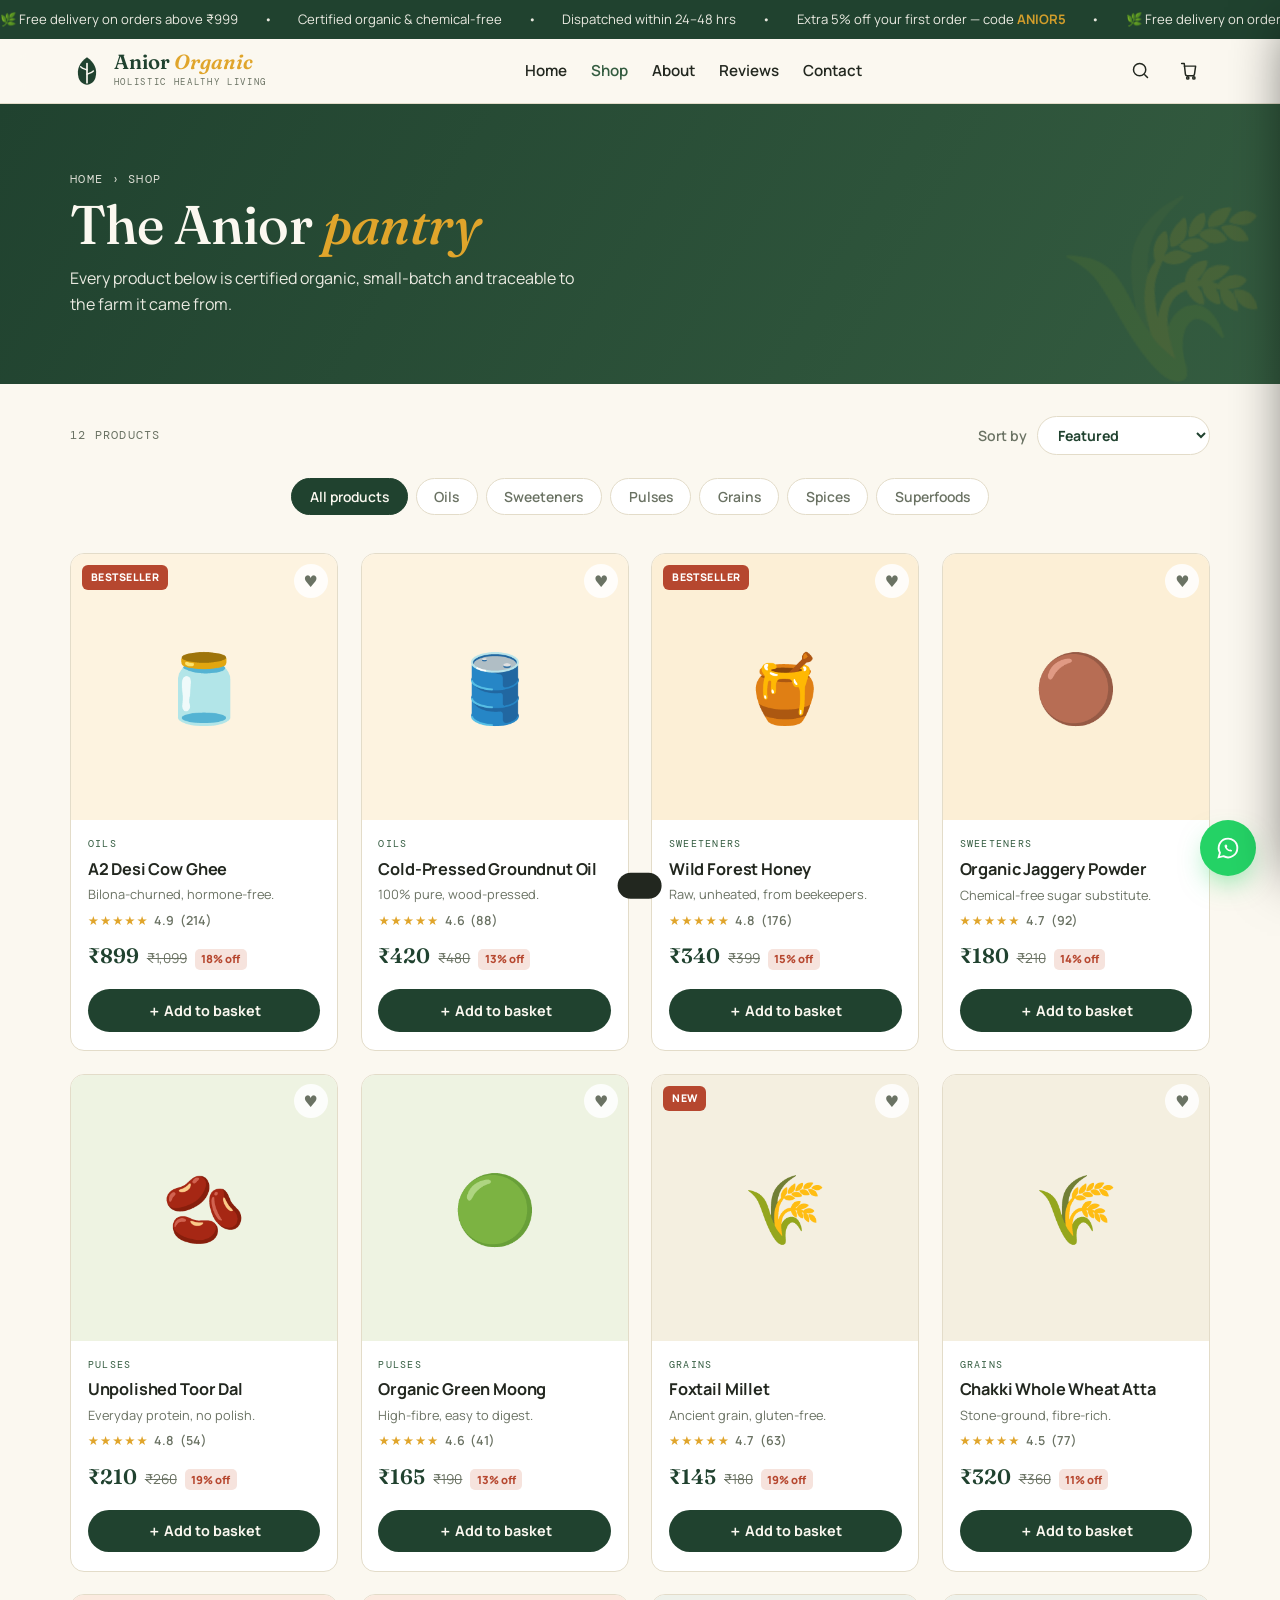
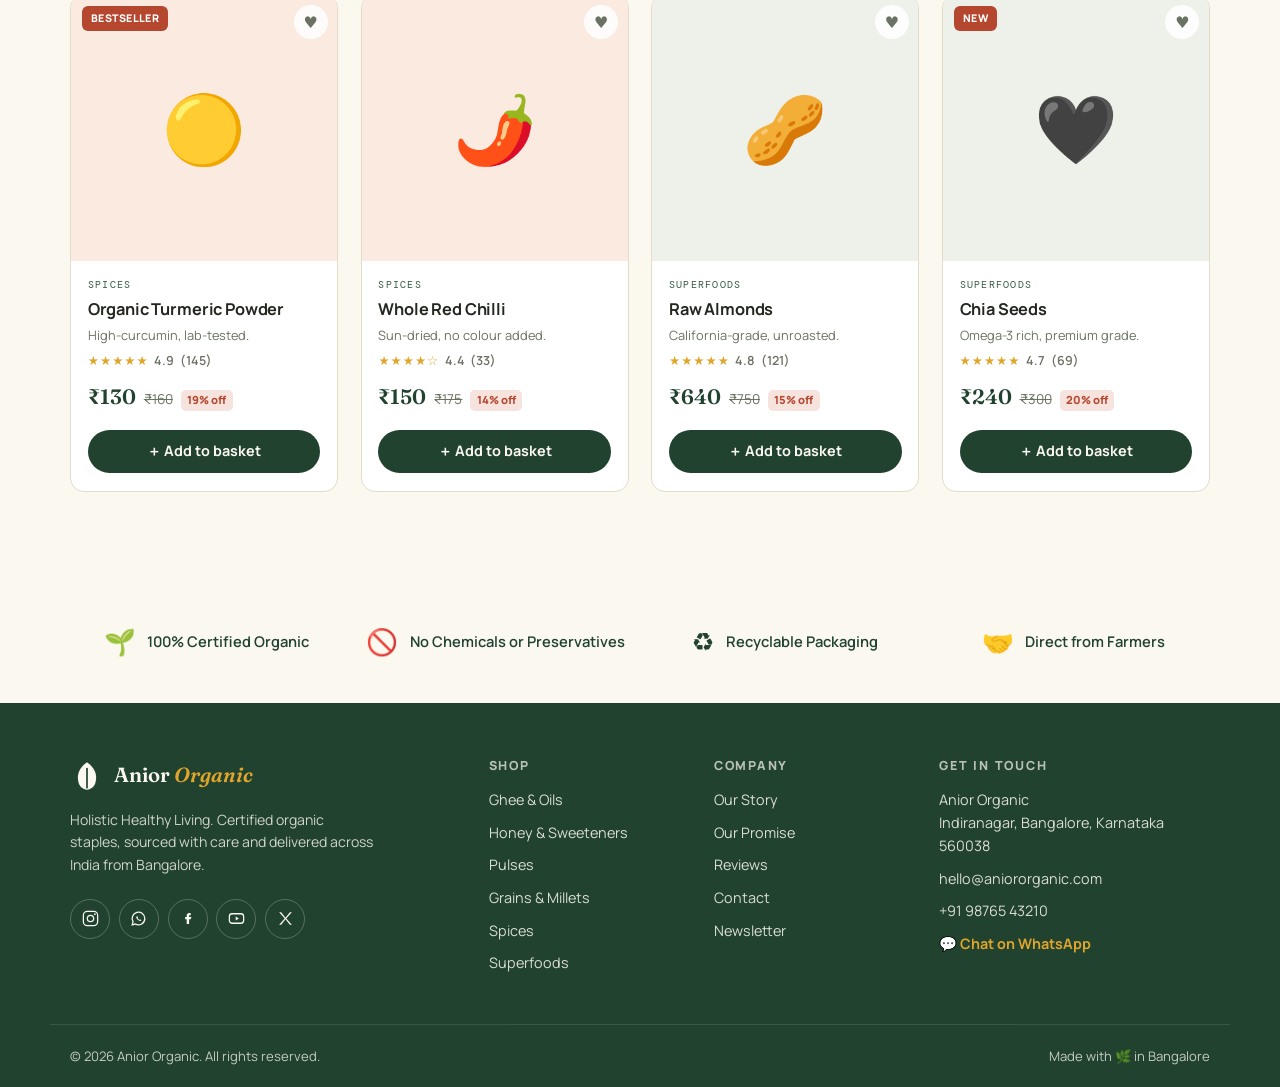
<file: shop.html>
<!DOCTYPE html>
<html lang="en">
<head>
<meta charset="UTF-8" />
<meta name="viewport" content="width=device-width, initial-scale=1.0" />
<title>Shop — Anior Organic | Holistic Healthy Living</title>
<meta name="description" content="Browse the full Anior Organic range — cold-pressed oils, A2 ghee, raw honey, unpolished pulses, millets, spices and superfoods. Certified organic, from Bangalore." />
<link rel="preconnect" href="https://fonts.googleapis.com" />
<link rel="preconnect" href="https://fonts.gstatic.com" crossorigin />
<link href="https://fonts.googleapis.com/css2?family=Fraunces:ital,opsz,wght@0,9..144,400;0,9..144,500;0,9..144,600;1,9..144,400&family=Manrope:wght@400;500;600;700;800&family=DM+Mono:wght@400;500&display=swap" rel="stylesheet" />
<link rel="stylesheet" href="styles.css" />
</head>
<body>

<!-- ============ ANNOUNCEMENT TICKER ============ -->
<div class="announce" aria-live="polite">
  <div class="announce__track">
    <span>🌿 Free delivery on orders above ₹999</span>
    <span>•</span>
    <span>Certified organic &amp; chemical-free</span>
    <span>•</span>
    <span>Dispatched within 24–48 hrs</span>
    <span>•</span>
    <span>Extra 5% off your first order — code <b>ANIOR5</b></span>
    <span>•</span>
    <span>🌿 Free delivery on orders above ₹999</span>
    <span>•</span>
    <span>Certified organic &amp; chemical-free</span>
    <span>•</span>
    <span>Dispatched within 24–48 hrs</span>
    <span>•</span>
    <span>Extra 5% off your first order — code <b>ANIOR5</b></span>
    <span>•</span>
  </div>
</div>

<!-- ============ HEADER ============ -->
<header class="header" id="header">
  <div class="header__inner">
    <button class="icon-btn header__burger" id="burgerBtn" aria-label="Open menu" aria-expanded="false">
      <span></span><span></span><span></span>
    </button>

    <a href="index.html" class="logo" aria-label="Anior Organic home">
      <svg viewBox="0 0 32 32" class="logo__mark" aria-hidden="true">
        <path d="M16 3C9 8 6 14 8 22c1 4 4 6 8 7 4-1 7-3 8-7 2-8-1-14-8-19Z" fill="currentColor"/>
        <path d="M16 9v18" stroke="#fbf8f0" stroke-width="1.6" fill="none" stroke-linecap="round"/>
        <path d="M16 15c-2-1-4-1-6-3M16 19c2-1 4-1 6-3" stroke="#fbf8f0" stroke-width="1.4" fill="none" stroke-linecap="round"/>
      </svg>
      <span class="logo__text">
        <span class="logo__name">Anior <em>Organic</em></span>
        <span class="logo__tag">Holistic Healthy Living</span>
      </span>
    </a>

    <nav class="nav" id="mainNav" aria-label="Primary">
      <a href="index.html">Home</a>
      <a href="shop.html" aria-current="page" style="color:var(--herb)">Shop</a>
      <a href="about.html">About</a>
      <a href="index.html#reviews">Reviews</a>
      <a href="contact.html">Contact</a>
    </nav>

    <div class="header__actions">
      <button class="icon-btn" id="searchToggle" aria-label="Search products">
        <svg viewBox="0 0 24 24" aria-hidden="true"><circle cx="11" cy="11" r="7"/><path d="m20 20-3.2-3.2"/></svg>
      </button>
      <button class="icon-btn cart-btn" id="cartToggle" aria-label="Open cart">
        <svg viewBox="0 0 24 24" aria-hidden="true"><path d="M6 7h13l-1.3 9.2a2 2 0 0 1-2 1.8H9.3a2 2 0 0 1-2-1.8L6 4H3"/><circle cx="10" cy="20.5" r="1.3"/><circle cx="17" cy="20.5" r="1.3"/></svg>
        <span class="cart-count" id="cartCount">0</span>
      </button>
    </div>
  </div>

  <!-- search bar -->
  <div class="searchbar" id="searchbar" hidden>
    <div class="searchbar__inner">
      <svg viewBox="0 0 24 24" aria-hidden="true" class="searchbar__icon"><circle cx="11" cy="11" r="7"/><path d="m20 20-3.2-3.2"/></svg>
      <input type="search" id="searchInput" placeholder="Search ghee, honey, millets, turmeric…" aria-label="Search products" autocomplete="off" />
      <button class="icon-btn" id="searchClose" aria-label="Close search">✕</button>
    </div>
  </div>
</header>

<main>
  <!-- ============ SHOP BANNER ============ -->
  <section class="shop-hero">
    <div class="shop-hero__inner">
      <nav class="crumbs" aria-label="Breadcrumb"><a href="index.html">Home</a> <span>›</span> <span aria-current="page">Shop</span></nav>
      <h1>The Anior <em>pantry</em></h1>
      <p>Every product below is certified organic, small-batch and traceable to the farm it came from.</p>
    </div>
  </section>

  <!-- ============ FULL CATALOG ============ -->
  <section class="section" id="shop" style="padding-top:2rem">
    <div class="shop-toolbar">
      <span class="shop-toolbar__count" id="resultCount">12 products</span>
      <label class="shop-toolbar__sort">
        Sort by
        <select id="sortSelect" aria-label="Sort products">
          <option value="featured">Featured</option>
          <option value="price-asc">Price: low to high</option>
          <option value="price-desc">Price: high to low</option>
          <option value="rating">Top rated</option>
          <option value="discount">Biggest discount</option>
        </select>
      </label>
    </div>

    <div class="filters" id="filters" role="tablist" aria-label="Filter products"><!-- injected by JS --></div>

    <div class="product-grid" id="productGrid"><!-- injected by JS --></div>
    <p class="product-empty" id="productEmpty" hidden>No products match that search. Try “honey”, “ghee” or “millet”.</p>
  </section>

  <!-- ============ TRUST STRIP ============ -->
  <section class="trust" aria-label="Why shop with us">
    <div class="trust__item"><span>🌱</span><p>100% Certified Organic</p></div>
    <div class="trust__item"><span>🚫</span><p>No Chemicals or Preservatives</p></div>
    <div class="trust__item"><span>♻️</span><p>Recyclable Packaging</p></div>
    <div class="trust__item"><span>🤝</span><p>Direct from Farmers</p></div>
  </section>
</main>

<!-- ============ FOOTER ============ -->
<footer class="footer" id="contact">
  <div class="footer__grid">
    <div class="footer__brand">
      <a href="index.html" class="logo logo--footer">
        <svg viewBox="0 0 32 32" class="logo__mark" aria-hidden="true">
          <path d="M16 3C9 8 6 14 8 22c1 4 4 6 8 7 4-1 7-3 8-7 2-8-1-14-8-19Z" fill="currentColor"/>
          <path d="M16 9v18" stroke="#20422f" stroke-width="1.6" fill="none" stroke-linecap="round"/>
        </svg>
        <span class="logo__text"><span class="logo__name">Anior <em>Organic</em></span></span>
      </a>
      <p class="footer__tag">Holistic Healthy Living. Certified organic staples, sourced with care and delivered across India from Bangalore.</p>
      <div class="socials">
        <a href="https://instagram.com" target="_blank" rel="noopener" aria-label="Instagram" class="social">
          <svg viewBox="0 0 24 24"><rect x="3" y="3" width="18" height="18" rx="5"/><circle cx="12" cy="12" r="4"/><circle cx="17.5" cy="6.5" r="1.1" fill="currentColor" stroke="none"/></svg>
        </a>
        <a href="https://wa.me/919876543210?text=Hi%20Anior%20Organic!" target="_blank" rel="noopener" aria-label="WhatsApp" class="social">
          <svg viewBox="0 0 24 24"><path d="M20 12a8 8 0 0 1-11.9 7L4 20l1.1-4A8 8 0 1 1 20 12Z"/><path d="M9 9.5c0 3 2.5 5.5 5.5 5.5.6 0 1-.2 1-.8 0-.4-1-.9-1.4-1-.4 0-.6.4-.9.4-.6 0-2.2-1.6-2.2-2.2 0-.3.4-.5.4-.9 0-.4-.6-1.4-1-1.4-.6 0-.9.4-.9 1Z" fill="currentColor" stroke="none"/></svg>
        </a>
        <a href="https://facebook.com" target="_blank" rel="noopener" aria-label="Facebook" class="social">
          <svg viewBox="0 0 24 24"><path d="M14 8h2V5h-2c-1.7 0-3 1.3-3 3v2H9v3h2v6h3v-6h2l1-3h-3V8.5c0-.3.2-.5.5-.5H14Z" fill="currentColor" stroke="none"/></svg>
        </a>
        <a href="https://youtube.com" target="_blank" rel="noopener" aria-label="YouTube" class="social">
          <svg viewBox="0 0 24 24"><rect x="3" y="6" width="18" height="12" rx="3.5"/><path d="M11 9.5v5l4-2.5-4-2.5Z" fill="currentColor" stroke="none"/></svg>
        </a>
        <a href="https://x.com" target="_blank" rel="noopener" aria-label="X" class="social">
          <svg viewBox="0 0 24 24"><path d="M4 4l7 8-7 8h2.5L12 13l5.5 7H20l-7-8 7-8h-2.5L12 11 6.5 4H4Z" fill="currentColor" stroke="none"/></svg>
        </a>
      </div>
    </div>

    <div class="footer__col">
      <h4>Shop</h4>
      <a href="shop.html?cat=Oils">Ghee &amp; Oils</a>
      <a href="shop.html?cat=Sweeteners">Honey &amp; Sweeteners</a>
      <a href="shop.html?cat=Pulses">Pulses</a>
      <a href="shop.html?cat=Grains">Grains &amp; Millets</a>
      <a href="shop.html?cat=Spices">Spices</a>
      <a href="shop.html?cat=Superfoods">Superfoods</a>
    </div>

    <div class="footer__col">
      <h4>Company</h4>
      <a href="about.html">Our Story</a>
      <a href="about.html#values">Our Promise</a>
      <a href="index.html#reviews">Reviews</a>
      <a href="contact.html">Contact</a>
      <a href="index.html#newsletter">Newsletter</a>
    </div>

    <div class="footer__col footer__col--contact">
      <h4>Get in touch</h4>
      <p>Anior Organic<br>Indiranagar, Bangalore, Karnataka 560038</p>
      <a href="mailto:hello@aniororganic.com">hello@aniororganic.com</a>
      <a href="tel:+919876543210">+91 98765 43210</a>
      <a href="https://wa.me/919876543210?text=Hi%20Anior%20Organic!" target="_blank" rel="noopener" class="footer__wa">💬 Chat on WhatsApp</a>
    </div>
  </div>

  <div class="footer__bar">
    <p>© <span id="year"></span> Anior Organic. All rights reserved.</p>
    <p>Made with 🌿 in Bangalore</p>
  </div>
</footer>

<!-- ============ CART DRAWER ============ -->
<div class="overlay" id="overlay" hidden></div>
<aside class="cart" id="cart" aria-label="Shopping cart" aria-hidden="true">
  <header class="cart__head">
    <h3>Your basket</h3>
    <button class="icon-btn" id="cartClose" aria-label="Close cart">✕</button>
  </header>

  <div class="cart__ship" id="cartShip">
    <p id="shipMsg">Add ₹999 more for free delivery 🚚</p>
    <div class="cart__bar"><span id="shipBar"></span></div>
  </div>

  <div class="cart__items" id="cartItems"><!-- injected by JS --></div>

  <div class="cart__empty" id="cartEmpty">
    <span>🧺</span>
    <p>Your basket is empty.</p>
    <button class="btn btn--solid" id="cartEmptyShop">Start shopping</button>
  </div>

  <footer class="cart__foot" id="cartFoot" hidden>
    <div class="cart__row"><span>Subtotal</span><strong id="cartSubtotal">₹0</strong></div>
    <p class="cart__note">Taxes included. Shipping calculated at checkout.</p>
    <button class="btn btn--solid btn--block" id="checkoutBtn">Checkout</button>
  </footer>
</aside>

<!-- quick view modal -->
<div class="qv" id="qv" aria-hidden="true" role="dialog" aria-label="Product quick view">
  <div class="qv__card" id="qvCard">
    <button class="icon-btn qv__close" id="qvClose" aria-label="Close quick view">✕</button>
    <div class="qv__media" id="qvMedia"></div>
    <div class="qv__body">
      <span class="product-card__cat" id="qvCat"></span>
      <h3 id="qvName"></h3>
      <div class="product-card__rating" id="qvRating"></div>
      <p class="qv__desc" id="qvDesc"></p>
      <div class="product-card__price" id="qvPrice"></div>
      <div class="qv__qty">
        <button id="qvDec" aria-label="Decrease quantity">−</button>
        <span id="qvQty">1</span>
        <button id="qvInc" aria-label="Increase quantity">＋</button>
      </div>
      <button class="btn btn--solid btn--block" id="qvAdd">Add to basket</button>
    </div>
  </div>
</div>

<!-- floating whatsapp -->
<a href="https://wa.me/919876543210?text=Hi%20Anior%20Organic!" target="_blank" rel="noopener" class="fab-wa" aria-label="Chat on WhatsApp">
  <svg viewBox="0 0 24 24"><path d="M20 12a8 8 0 0 1-11.9 7L4 20l1.1-4A8 8 0 1 1 20 12Z" fill="none" stroke="currentColor" stroke-width="1.6"/><path d="M9 9.5c0 3 2.5 5.5 5.5 5.5.6 0 1-.2 1-.8 0-.4-1-.9-1.4-1-.4 0-.6.4-.9.4-.6 0-2.2-1.6-2.2-2.2 0-.3.4-.5.4-.9 0-.4-.6-1.4-1-1.4-.6 0-.9.4-.9 1Z" fill="currentColor"/></svg>
</a>

<!-- back to top -->
<button class="to-top" id="toTop" aria-label="Back to top">↑</button>

<!-- toast -->
<div class="toast" id="toast" role="status" aria-live="polite"></div>

<script src="script.js"></script>
</body>
</html>
</file>
<file: styles.css>
/* ============================================================
   ANIOR ORGANIC — Holistic Healthy Living
   Botanical apothecary theme
   ============================================================ */

:root{
  --forest:#20422f;      /* deep evergreen  */
  --herb:#345c40;        /* mid herbal green */
  --sprout:#8fb03e;      /* fresh sprout accent */
  --turmeric:#e0a52b;    /* warm amber accent */
  --berry:#b6472f;       /* sale / alert clay */
  --paper:#fbf8f0;       /* warm paper base */
  --paper-2:#f2ecdd;     /* tinted paper */
  --ink:#22271f;         /* near-black ink */
  --muted:#6a7263;       /* muted sage text */
  --line:#e3dcc9;        /* hairline */
  --white:#ffffff;

  --r-lg:22px; --r-md:14px; --r-sm:9px;
  --shadow:0 18px 44px -22px rgba(32,66,47,.35);
  --shadow-sm:0 8px 22px -14px rgba(32,66,47,.4);
  --wrap:1180px;
  --ease:cubic-bezier(.22,.61,.36,1);
}

*{box-sizing:border-box;margin:0;padding:0}
html{scroll-behavior:smooth}
body{
  font-family:'Manrope',system-ui,sans-serif;
  color:var(--ink);
  background:var(--paper);
  line-height:1.6;
  overflow-x:hidden;
  -webkit-font-smoothing:antialiased;
}
img{max-width:100%;display:block}
a{color:inherit;text-decoration:none}
h1,h2,h3,h4{font-family:'Fraunces',Georgia,serif;font-weight:500;line-height:1.08;letter-spacing:-.01em}
em{font-style:italic}
button{font-family:inherit;cursor:pointer;border:none;background:none;color:inherit}
:focus-visible{outline:2.5px solid var(--turmeric);outline-offset:3px;border-radius:4px}

.eyebrow{
  font-family:'DM Mono',monospace;font-size:.72rem;letter-spacing:.22em;
  text-transform:uppercase;color:var(--herb);margin-bottom:.7rem;
}
.eyebrow--light{color:var(--sprout)}

.section{max-width:var(--wrap);margin:0 auto;padding:clamp(3.5rem,7vw,6rem) 1.25rem}
.section__head{text-align:center;max-width:640px;margin:0 auto 2.8rem}
.section__head h2{font-size:clamp(2rem,4.5vw,3rem)}
.section__sub{color:var(--muted);margin-top:.8rem}

/* ---------- Buttons ---------- */
.btn{
  display:inline-flex;align-items:center;justify-content:center;gap:.5rem;
  padding:.85rem 1.6rem;border-radius:100px;font-weight:700;font-size:.95rem;
  transition:transform .25s var(--ease),box-shadow .25s var(--ease),background .25s;
  white-space:nowrap;
}
.btn--solid{background:var(--forest);color:var(--paper);box-shadow:var(--shadow-sm)}
.btn--solid:hover{transform:translateY(-2px);background:#183324}
.btn--ghost{background:transparent;color:var(--forest);box-shadow:inset 0 0 0 1.5px var(--forest)}
.btn--ghost:hover{background:var(--forest);color:var(--paper)}
.btn--block{width:100%}

/* ============ ANNOUNCEMENT ============ */
.announce{background:var(--forest);color:var(--paper);overflow:hidden;font-size:.82rem;padding:.55rem 0}
.announce__track{display:flex;gap:1.6rem;white-space:nowrap;width:max-content;animation:ticker 26s linear infinite}
.announce__track span{opacity:.92}
.announce__track b{color:var(--turmeric)}
@keyframes ticker{from{transform:translateX(0)}to{transform:translateX(-50%)}}

/* ============ HEADER ============ */
.header{position:sticky;top:0;z-index:60;background:transparent;border-bottom:1px solid var(--line);transition:box-shadow .3s}
/* blur lives on a pseudo-element: backdrop-filter on .header itself would trap
   the position:fixed mobile nav inside the header (containing-block rule) */
.header::before{content:"";position:absolute;inset:0;background:rgba(251,248,240,.86);backdrop-filter:blur(12px);-webkit-backdrop-filter:blur(12px);z-index:-1}
.header.is-stuck{box-shadow:0 6px 24px -18px rgba(0,0,0,.4)}
.header__inner{max-width:var(--wrap);margin:0 auto;display:flex;align-items:center;gap:1rem;padding:.7rem 1.25rem}

.logo{display:flex;align-items:center;gap:.6rem;color:var(--forest);flex-shrink:0}
.logo__mark{width:34px;height:34px}
.logo__name{font-family:'Fraunces',serif;font-size:1.28rem;font-weight:600;line-height:1;display:block;color:var(--forest)}
.logo__name em{color:var(--turmeric)}
.logo__tag{font-family:'DM Mono',monospace;font-size:.58rem;letter-spacing:.18em;text-transform:uppercase;color:var(--muted);display:block;margin-top:.15rem}

.nav{display:flex;gap:1.5rem;margin:0 auto;font-weight:600;font-size:.95rem}
.nav a{position:relative;padding:.3rem 0;color:var(--ink)}
.nav a::after{content:"";position:absolute;left:0;bottom:-2px;width:0;height:2px;background:var(--turmeric);transition:width .3s var(--ease)}
.nav a:hover::after{width:100%}

.header__actions{display:flex;align-items:center;gap:.4rem;flex-shrink:0}
.icon-btn{width:42px;height:42px;display:grid;place-items:center;border-radius:50%;transition:background .2s}
.icon-btn:hover{background:var(--paper-2)}
.icon-btn svg{width:21px;height:21px;fill:none;stroke:var(--ink);stroke-width:1.7;stroke-linecap:round;stroke-linejoin:round}
.cart-btn{position:relative}
.cart-count{position:absolute;top:4px;right:4px;background:var(--turmeric);color:var(--forest);font-size:.66rem;font-weight:800;min-width:18px;height:18px;border-radius:10px;display:grid;place-items:center;padding:0 4px;transform:scale(0);transition:transform .3s var(--ease)}
.cart-count.show{transform:scale(1)}

.header__burger{display:none;flex-direction:column;gap:4px}
.header__burger span{width:20px;height:2px;background:var(--ink);border-radius:2px;transition:.3s}
.header__burger[aria-expanded="true"] span:nth-child(1){transform:translateY(6px) rotate(45deg)}
.header__burger[aria-expanded="true"] span:nth-child(2){opacity:0}
.header__burger[aria-expanded="true"] span:nth-child(3){transform:translateY(-6px) rotate(-45deg)}

/* search bar */
.searchbar{border-top:1px solid var(--line);background:var(--paper)}
.searchbar__inner{max-width:var(--wrap);margin:0 auto;display:flex;align-items:center;gap:.6rem;padding:.7rem 1.25rem}
.searchbar__icon{width:20px;height:20px;fill:none;stroke:var(--muted);stroke-width:1.7;flex-shrink:0}
#searchInput{flex:1;border:none;background:none;font-size:1rem;font-family:inherit;padding:.4rem 0}
#searchInput:focus{outline:none}

/* ============ HERO ============ */
.hero{position:relative;max-width:var(--wrap);margin:1.25rem auto 0;padding:0 1.25rem}
.hero__slides{position:relative;border-radius:var(--r-lg);overflow:hidden;min-height:min(560px,74vh)}
.hero__slide{
  position:absolute;inset:0;display:grid;grid-template-columns:1.1fr .9fr;align-items:center;gap:2rem;
  padding:clamp(2rem,5vw,4rem);
  background:linear-gradient(120deg,var(--slide-a),var(--slide-b));
  color:var(--paper);opacity:0;visibility:hidden;transform:scale(1.02);
  transition:opacity .7s var(--ease),transform .7s var(--ease),visibility .7s;
}
.hero__slide.is-active{opacity:1;visibility:visible;transform:scale(1);position:relative}
.hero__content .eyebrow{color:var(--turmeric)}
.hero__slide h1{font-size:clamp(2.4rem,5.5vw,4.1rem);margin-bottom:1.1rem}
.hero__slide h1 em{color:var(--turmeric)}
.hero__lede{font-size:1.06rem;max-width:44ch;opacity:.93;margin-bottom:1.7rem}
.hero__cta{display:flex;gap:.8rem;flex-wrap:wrap}
.hero__cta .btn--solid{background:var(--paper);color:var(--forest)}
.hero__cta .btn--solid:hover{background:var(--turmeric)}
.hero__cta .btn--ghost{color:var(--paper);box-shadow:inset 0 0 0 1.5px rgba(251,248,240,.6)}
.hero__cta .btn--ghost:hover{background:rgba(251,248,240,.12)}

.hero__art{position:relative;display:grid;place-items:center;min-height:220px}
.hero__emoji{font-size:clamp(6rem,16vw,12rem);position:relative;z-index:2;filter:drop-shadow(0 20px 30px rgba(0,0,0,.3));animation:float 5s ease-in-out infinite}
.hero__blob{position:absolute;width:min(340px,72%);aspect-ratio:1;background:radial-gradient(circle,rgba(251,248,240,.16),transparent 70%);border-radius:50%;animation:pulse 6s ease-in-out infinite}
@keyframes float{0%,100%{transform:translateY(0) rotate(-3deg)}50%{transform:translateY(-18px) rotate(3deg)}}
@keyframes pulse{0%,100%{transform:scale(1);opacity:.7}50%{transform:scale(1.12);opacity:1}}

/* floating leaves */
.hero__leaves{position:absolute;inset:0;pointer-events:none;overflow:hidden;z-index:2}
.leaf{position:absolute;top:-8%;font-size:1.3rem;opacity:0;animation:leafFall linear infinite;filter:drop-shadow(0 4px 6px rgba(0,0,0,.2))}
@keyframes leafFall{
  0%{transform:translateY(0) rotate(0) translateX(0);opacity:0}
  8%{opacity:.85}
  50%{transform:translateY(55vh) rotate(180deg) translateX(30px)}
  90%{opacity:.7}
  100%{transform:translateY(115vh) rotate(360deg) translateX(-20px);opacity:0}
}

.hero__arrow{position:absolute;top:50%;transform:translateY(-50%);z-index:5;width:46px;height:46px;border-radius:50%;background:rgba(251,248,240,.9);color:var(--forest);font-size:1.6rem;line-height:1;display:grid;place-items:center;box-shadow:var(--shadow-sm);transition:transform .2s,background .2s}
.hero__arrow:hover{transform:translateY(-50%) scale(1.08);background:var(--paper)}
.hero__arrow--prev{left:1.9rem}
.hero__arrow--next{right:1.9rem}
.hero__dots{position:absolute;bottom:1.3rem;left:50%;transform:translateX(-50%);display:flex;gap:.5rem;z-index:5}
.hero__dots button{width:9px;height:9px;border-radius:50%;background:rgba(251,248,240,.5);transition:width .3s,background .3s}
.hero__dots button.is-active{width:26px;border-radius:6px;background:var(--turmeric)}

/* ============ TRUST ============ */
.trust{max-width:var(--wrap);margin:0 auto;display:grid;grid-template-columns:repeat(4,1fr);gap:1rem;padding:2.5rem 1.25rem}
.trust__item{display:flex;align-items:center;gap:.7rem;justify-content:center;text-align:left;font-weight:600;font-size:.92rem;color:var(--forest)}
.trust__item span{font-size:1.6rem}

/* ============ CATEGORIES ============ */
.cat-grid{display:grid;grid-template-columns:repeat(6,1fr);gap:1rem}
.cat-card{
  display:block;border:1px solid var(--line);border-radius:var(--r-md);padding:1.4rem 1rem;text-align:center;
  background:var(--white);cursor:pointer;transition:transform .3s var(--ease),box-shadow .3s,border-color .3s;
}
.cat-card:hover{transform:translateY(-5px);box-shadow:var(--shadow);border-color:transparent}
.cat-card__emoji{font-size:2.3rem;display:block;margin-bottom:.6rem;transition:transform .3s}
.cat-card:hover .cat-card__emoji{transform:scale(1.15) rotate(-6deg)}
.cat-card h3{font-size:.98rem;font-family:'Manrope',sans-serif;font-weight:700}
.cat-card p{font-size:.75rem;color:var(--muted)}

/* ============ FILTERS ============ */
.filters{display:flex;flex-wrap:wrap;gap:.5rem;justify-content:center;margin-bottom:2.4rem}
.filter-chip{
  padding:.5rem 1.1rem;border-radius:100px;font-weight:600;font-size:.87rem;
  border:1px solid var(--line);background:var(--white);color:var(--muted);transition:.25s;
}
.filter-chip:hover{border-color:var(--herb);color:var(--forest)}
.filter-chip.is-active{background:var(--forest);color:var(--paper);border-color:var(--forest)}

/* ============ PRODUCTS ============ */
.product-grid{display:grid;grid-template-columns:repeat(4,1fr);gap:1.4rem}
.product-empty{text-align:center;color:var(--muted);padding:2rem}
.product-card{
  background:var(--white);border:1px solid var(--line);border-radius:var(--r-md);overflow:hidden;
  display:flex;flex-direction:column;transition:transform .3s var(--ease),box-shadow .3s;
}
.product-card:hover{transform:translateY(-6px);box-shadow:var(--shadow)}
.product-card__media{position:relative;aspect-ratio:1;display:grid;place-items:center;font-size:4.2rem;overflow:hidden;cursor:pointer}
.product-card__media img{position:absolute;inset:0;width:100%;height:100%;object-fit:cover;transition:transform .5s var(--ease)}
.product-card:hover .product-card__media img{transform:scale(1.07)}
.product-card__media::after{content:"Quick view";position:absolute;bottom:.7rem;left:50%;transform:translate(-50%,10px);background:rgba(34,39,31,.82);color:var(--paper);font-size:.7rem;font-weight:700;padding:.35rem .8rem;border-radius:100px;opacity:0;transition:.3s var(--ease);pointer-events:none;font-family:'Manrope',sans-serif;letter-spacing:.04em}
.product-card:hover .product-card__media::after{opacity:1;transform:translate(-50%,0)}
.product-card__media span{transition:transform .4s var(--ease)}
.product-card:hover .product-card__media span{transform:scale(1.14) rotate(4deg)}
.product-card__badge{position:absolute;top:.7rem;left:.7rem;background:var(--berry);color:#fff;font-size:.66rem;font-weight:800;padding:.25rem .55rem;border-radius:6px;letter-spacing:.04em;text-transform:uppercase}
.product-card__fav{position:absolute;top:.6rem;right:.6rem;width:34px;height:34px;border-radius:50%;background:rgba(255,255,255,.85);display:grid;place-items:center;font-size:1rem;transition:transform .2s,color .2s;color:var(--muted)}
.product-card__fav:hover{transform:scale(1.15)}
.product-card__fav.is-fav{color:var(--berry)}
.product-card__body{padding:1rem 1.05rem 1.15rem;display:flex;flex-direction:column;gap:.35rem;flex:1}
.product-card__cat{font-family:'DM Mono',monospace;font-size:.65rem;letter-spacing:.12em;text-transform:uppercase;color:var(--herb)}
.product-card__name{font-family:'Manrope',sans-serif;font-weight:700;font-size:1.02rem;line-height:1.25}
.product-card__desc{font-size:.8rem;color:var(--muted);flex:1}
.product-card__rating{display:flex;align-items:center;gap:.35rem;font-size:.78rem;color:var(--muted);font-weight:600}
.product-card__rating .stars{color:var(--turmeric);letter-spacing:1px}
.product-card__price{display:flex;align-items:baseline;gap:.5rem;margin-top:.2rem}
.product-card__price .now{font-family:'Fraunces',serif;font-size:1.3rem;font-weight:600;color:var(--forest)}
.product-card__price .was{font-size:.85rem;color:var(--muted);text-decoration:line-through}
.product-card__price .off{font-size:.7rem;font-weight:800;color:var(--berry);background:#f6e3dd;padding:.1rem .4rem;border-radius:5px}
.add-btn{margin-top:.7rem;width:100%;padding:.7rem;border-radius:100px;background:var(--forest);color:var(--paper);font-weight:700;font-size:.9rem;display:flex;align-items:center;justify-content:center;gap:.45rem;transition:.25s}
.add-btn:hover{background:var(--turmeric);color:var(--forest)}
.add-btn.is-added{background:var(--sprout);color:var(--forest)}

/* ============ VALUES ============ */
.values{background:var(--paper-2);max-width:none;margin:0}
.values .section__head,.values__grid{max-width:var(--wrap);margin-inline:auto}
.values__grid{display:grid;grid-template-columns:repeat(4,1fr);gap:1.2rem}
.value-card{background:var(--white);border-radius:var(--r-md);padding:1.7rem 1.4rem;text-align:center;box-shadow:var(--shadow-sm)}
.value-card__icon{font-size:2.4rem;display:block;margin-bottom:.8rem}
.value-card h3{font-size:1.12rem;margin-bottom:.5rem}
.value-card p{font-size:.87rem;color:var(--muted)}

/* ============ STORY ============ */
.story{max-width:var(--wrap);margin:0 auto;padding:clamp(3.5rem,7vw,6rem) 1.25rem;display:grid;grid-template-columns:.85fr 1.15fr;gap:clamp(2rem,5vw,4rem);align-items:center}
.story__art{position:relative;background:linear-gradient(150deg,var(--herb),var(--forest));border-radius:var(--r-lg);aspect-ratio:4/5;display:grid;place-items:center;overflow:hidden}
.story__emoji{font-size:9rem;filter:drop-shadow(0 16px 24px rgba(0,0,0,.3));animation:float 6s ease-in-out infinite}
.story__badge{position:absolute;top:1.2rem;left:1.2rem;background:var(--turmeric);color:var(--forest);font-family:'DM Mono',monospace;font-size:.72rem;font-weight:600;padding:.4rem .8rem;border-radius:100px;letter-spacing:.1em}
.story__copy h2{font-size:clamp(1.8rem,4vw,2.7rem);margin-bottom:1.1rem}
.story__copy p{color:var(--muted);margin-bottom:1rem;max-width:52ch}
.story__stats{display:flex;gap:2rem;margin-top:1.6rem;flex-wrap:wrap}
.story__stats strong{font-family:'Fraunces',serif;font-size:2rem;font-weight:600;color:var(--forest);display:block}
.story__stats span{font-size:.8rem;color:var(--muted)}

/* ============ REVIEWS ============ */
.reviews{max-width:760px;margin:0 auto;overflow:hidden;position:relative}
.reviews__track{display:flex;transition:transform .6s var(--ease)}
.review-card{min-width:100%;padding:.5rem 1rem;text-align:center}
.review-card .stars{color:var(--turmeric);font-size:1.1rem;letter-spacing:2px;margin-bottom:1rem}
.review-card blockquote{font-family:'Fraunces',serif;font-size:1.3rem;font-style:italic;line-height:1.4;color:var(--ink);margin-bottom:1.4rem}
.review-card__who{display:flex;align-items:center;justify-content:center;gap:.7rem}
.review-card__avatar{width:44px;height:44px;border-radius:50%;background:var(--herb);color:var(--paper);display:grid;place-items:center;font-family:'Fraunces',serif;font-weight:600;font-size:1.1rem}
.review-card__name{font-weight:700;font-size:.95rem}
.review-card__role{font-size:.78rem;color:var(--muted)}
.reviews__dots{display:flex;gap:.5rem;justify-content:center;margin-top:1.8rem}
.reviews__dots button{width:9px;height:9px;border-radius:50%;background:var(--line);transition:.3s}
.reviews__dots button.is-active{width:26px;border-radius:6px;background:var(--herb)}

/* ============ CERTS ============ */
.certs{background:var(--forest);color:var(--paper);padding:2.2rem 0;overflow:hidden}
.certs__label{text-align:center;font-family:'DM Mono',monospace;font-size:.72rem;letter-spacing:.2em;text-transform:uppercase;opacity:.7;margin-bottom:1.4rem}
.certs__marquee{position:relative;overflow:hidden;-webkit-mask:linear-gradient(90deg,transparent,#000 8%,#000 92%,transparent);mask:linear-gradient(90deg,transparent,#000 8%,#000 92%,transparent)}
.certs__row{display:flex;gap:2.5rem;width:max-content;animation:ticker 24s linear infinite}
.cert-chip{display:flex;align-items:center;gap:.6rem;font-weight:600;font-size:.95rem;white-space:nowrap;opacity:.9}
.cert-chip span{font-size:1.5rem}

/* ============ NEWSLETTER ============ */
.newsletter{background:var(--turmeric);position:relative;overflow:hidden}
.newsletter::before{content:"🍯";position:absolute;font-size:14rem;left:-2rem;bottom:-4rem;opacity:.12;transform:rotate(-12deg)}
.newsletter__inner{max-width:var(--wrap);margin:0 auto;padding:clamp(2.5rem,5vw,4rem) 1.25rem;display:grid;grid-template-columns:1fr 1fr;gap:2rem;align-items:center}
.newsletter h2{font-size:clamp(1.6rem,3.5vw,2.3rem);color:var(--forest);margin-bottom:.5rem}
.newsletter p{color:#5c4410}
.newsletter p b{color:var(--forest)}
.newsletter__form{display:flex;gap:.6rem;flex-wrap:wrap;position:relative}
#emailInput{flex:1;min-width:200px;padding:.9rem 1.1rem;border-radius:100px;border:1.5px solid var(--forest);background:var(--paper);font-size:.95rem;font-family:inherit}
#emailInput:focus{outline:none;box-shadow:0 0 0 3px rgba(32,66,47,.2)}
.newsletter__msg{width:100%;font-size:.85rem;font-weight:600;min-height:1.2em;color:var(--forest)}
.newsletter__msg.error{color:var(--berry)}

/* ============ FOOTER ============ */
.footer{background:var(--forest);color:var(--paper)}
.footer__grid{max-width:var(--wrap);margin:0 auto;padding:3.5rem 1.25rem 2.5rem;display:grid;grid-template-columns:2fr 1fr 1fr 1.4fr;gap:2rem}
.logo--footer .logo__mark{color:var(--paper)}
.logo--footer .logo__name{color:var(--paper)}
.footer__tag{font-size:.88rem;opacity:.8;margin:1rem 0 1.4rem;max-width:34ch}
.socials{display:flex;gap:.55rem}
.social{width:40px;height:40px;border-radius:50%;border:1px solid rgba(251,248,240,.25);display:grid;place-items:center;transition:.25s}
.social:hover{background:var(--turmeric);border-color:var(--turmeric);color:var(--forest);transform:translateY(-3px)}
.social svg{width:19px;height:19px;fill:none;stroke:currentColor;stroke-width:1.6}
.footer__col h4{font-family:'Manrope',sans-serif;font-size:.78rem;letter-spacing:.14em;text-transform:uppercase;opacity:.7;margin-bottom:1rem;font-weight:800}
.footer__col a,.footer__col p{display:block;font-size:.9rem;opacity:.85;margin-bottom:.6rem;transition:opacity .2s,color .2s}
.footer__col a:hover{opacity:1;color:var(--turmeric)}
.footer__wa{color:var(--turmeric)!important;font-weight:700;opacity:1!important;margin-top:.3rem}
.footer__bar{border-top:1px solid rgba(251,248,240,.15);max-width:var(--wrap);margin:0 auto;padding:1.3rem 1.25rem;display:flex;justify-content:space-between;flex-wrap:wrap;gap:.5rem;font-size:.82rem;opacity:.75}

/* ============ CART DRAWER ============ */
.overlay{position:fixed;inset:0;background:rgba(20,30,20,.5);backdrop-filter:blur(3px);z-index:80;opacity:0;transition:opacity .35s;pointer-events:none}
.overlay.show{opacity:1;pointer-events:auto}
.cart{position:fixed;top:0;right:0;height:100dvh;width:min(420px,100%);background:var(--paper);z-index:90;display:flex;flex-direction:column;transform:translateX(100%);transition:transform .4s var(--ease);box-shadow:-20px 0 50px -25px rgba(0,0,0,.5)}
.cart.show{transform:translateX(0)}
.cart__head{display:flex;align-items:center;justify-content:space-between;padding:1.2rem 1.4rem;border-bottom:1px solid var(--line)}
.cart__head h3{font-size:1.35rem}
.cart__ship{padding:1rem 1.4rem;background:var(--paper-2)}
.cart__ship p{font-size:.82rem;font-weight:600;color:var(--forest);margin-bottom:.5rem}
.cart__bar{height:7px;border-radius:100px;background:var(--line);overflow:hidden}
.cart__bar span{display:block;height:100%;width:0;background:linear-gradient(90deg,var(--sprout),var(--herb));border-radius:100px;transition:width .5s var(--ease)}
.cart__items{flex:1;overflow-y:auto;padding:1rem 1.4rem;display:flex;flex-direction:column;gap:1rem}
.cart-item{display:grid;grid-template-columns:56px 1fr auto;gap:.8rem;align-items:center}
.cart-item__media{position:relative;width:56px;height:56px;border-radius:var(--r-sm);display:grid;place-items:center;font-size:1.7rem;background:var(--paper-2);overflow:hidden}
.cart-item__media img{position:absolute;inset:0;width:100%;height:100%;object-fit:cover}
.cart-item__name{font-weight:700;font-size:.9rem;line-height:1.2}
.cart-item__price{font-size:.82rem;color:var(--muted)}
.cart-item__qty{display:flex;align-items:center;gap:.5rem;margin-top:.35rem}
.cart-item__qty button{width:24px;height:24px;border-radius:6px;background:var(--paper-2);font-weight:700;font-size:1rem;line-height:1;display:grid;place-items:center;transition:.2s}
.cart-item__qty button:hover{background:var(--forest);color:var(--paper)}
.cart-item__qty span{min-width:20px;text-align:center;font-weight:700;font-size:.9rem}
.cart-item__line{font-weight:700;font-size:.92rem;text-align:right}
.cart-item__remove{display:block;margin-top:.3rem;font-size:.72rem;color:var(--berry);text-align:right;opacity:.75}
.cart-item__remove:hover{opacity:1;text-decoration:underline}
.cart__empty{flex:1;display:flex;flex-direction:column;align-items:center;justify-content:center;gap:1rem;text-align:center;color:var(--muted);padding:2rem}
.cart__empty span{font-size:3.5rem}
.cart__foot{border-top:1px solid var(--line);padding:1.3rem 1.4rem;background:var(--white)}
.cart__row{display:flex;justify-content:space-between;align-items:center;margin-bottom:.4rem}
.cart__row strong{font-family:'Fraunces',serif;font-size:1.5rem;color:var(--forest)}
.cart__note{font-size:.75rem;color:var(--muted);margin-bottom:1rem}

/* ============ QUICK VIEW MODAL ============ */
.qv{position:fixed;inset:0;z-index:110;display:grid;place-items:center;padding:1rem;background:rgba(20,30,20,.55);backdrop-filter:blur(4px);opacity:0;visibility:hidden;transition:opacity .3s,visibility .3s}
.qv.show{opacity:1;visibility:visible}
.qv__card{position:relative;background:var(--paper);border-radius:var(--r-lg);width:min(760px,100%);max-height:92dvh;overflow-y:auto;display:grid;grid-template-columns:1fr 1fr;box-shadow:var(--shadow);transform:translateY(24px) scale(.97);transition:transform .35s var(--ease)}
.qv.show .qv__card{transform:none}
.qv__close{position:absolute;top:.7rem;right:.7rem;z-index:2;background:var(--paper)}
.qv__media{position:relative;min-height:300px;display:grid;place-items:center;font-size:6rem;overflow:hidden;border-radius:var(--r-lg) 0 0 var(--r-lg)}
.qv__media img{position:absolute;inset:0;width:100%;height:100%;object-fit:cover}
.qv__body{padding:1.8rem 1.6rem;display:flex;flex-direction:column;gap:.6rem}
.qv__body h3{font-size:1.7rem}
.qv__desc{color:var(--muted);font-size:.95rem;flex:1}
.qv__qty{display:flex;align-items:center;gap:.9rem;margin:.5rem 0}
.qv__qty button{width:38px;height:38px;border-radius:50%;background:var(--paper-2);font-size:1.2rem;font-weight:700;transition:.2s}
.qv__qty button:hover{background:var(--forest);color:var(--paper)}
.qv__qty span{font-weight:800;font-size:1.1rem;min-width:24px;text-align:center}
@media(max-width:640px){
  .qv__card{grid-template-columns:1fr}
  .qv__media{min-height:220px;border-radius:var(--r-lg) var(--r-lg) 0 0}
}

/* fly-to-cart dot */
.fly-dot{position:fixed;z-index:120;width:46px;height:46px;border-radius:50%;background-size:cover;background-position:center;background-color:var(--paper-2);display:grid;place-items:center;font-size:1.4rem;box-shadow:var(--shadow-sm);pointer-events:none;transition:transform .8s cubic-bezier(.5,-.2,.75,.4),opacity .8s}

/* ============ SHOP PAGE ============ */
.shop-hero{background:linear-gradient(120deg,var(--forest),var(--herb));color:var(--paper);position:relative;overflow:hidden}
.shop-hero::after{content:"🌾";position:absolute;font-size:11rem;right:0;bottom:-2.5rem;opacity:.1;transform:rotate(-10deg)}
.shop-hero__inner{max-width:var(--wrap);margin:0 auto;padding:clamp(2.6rem,6vw,4.2rem) 1.25rem}
.shop-hero h1{font-size:clamp(2.2rem,5vw,3.4rem);margin:.4rem 0 .7rem}
.shop-hero h1 em{color:var(--turmeric)}
.shop-hero p{opacity:.92;max-width:52ch}
.crumbs{font-family:'DM Mono',monospace;font-size:.72rem;letter-spacing:.12em;text-transform:uppercase;opacity:.85;display:flex;gap:.5rem;align-items:center}
.crumbs a:hover{color:var(--turmeric)}

.shop-toolbar{display:flex;align-items:center;justify-content:space-between;gap:1rem;flex-wrap:wrap;margin-bottom:1.4rem}
.shop-toolbar__count{font-family:'DM Mono',monospace;font-size:.78rem;letter-spacing:.1em;text-transform:uppercase;color:var(--muted)}
.shop-toolbar__sort{display:flex;align-items:center;gap:.6rem;font-size:.88rem;font-weight:600;color:var(--muted)}
.shop-toolbar__sort select{font-family:inherit;font-weight:700;font-size:.88rem;color:var(--forest);background:var(--white);border:1px solid var(--line);border-radius:100px;padding:.5rem 1rem;cursor:pointer;transition:border-color .2s}
.shop-toolbar__sort select:hover{border-color:var(--herb)}

/* ============ PRODUCT DETAIL PAGE ============ */
.crumbs--dark{color:var(--muted);margin-bottom:1.6rem}
.crumbs--dark a:hover{color:var(--forest)}
.pdp__grid{display:grid;grid-template-columns:1fr 1.05fr;gap:clamp(1.6rem,4vw,3.4rem);align-items:start}
.pdp__media{position:relative;border-radius:var(--r-lg);aspect-ratio:1;display:grid;place-items:center;overflow:hidden;box-shadow:var(--shadow-sm)}
.pdp__media img{position:absolute;inset:0;width:100%;height:100%;object-fit:cover;transition:transform .6s var(--ease)}
.pdp__media:hover img{transform:scale(1.05)}
.pdp__emoji{font-size:8rem}
.pdp__info h1{font-size:clamp(1.9rem,4vw,2.8rem);margin:.3rem 0 .5rem}
.pdp__price .now{font-size:1.8rem}
.pdp__desc{color:var(--muted);margin:1rem 0 1.4rem;max-width:56ch}
.pdp__buy{display:flex;gap:.8rem;flex-wrap:wrap;align-items:center;margin-bottom:1.6rem}
.pdp__perks{display:grid;grid-template-columns:1fr 1fr;gap:.6rem;background:var(--paper-2);border-radius:var(--r-md);padding:1rem 1.2rem;margin-bottom:1.4rem;font-size:.85rem;font-weight:600;color:var(--forest)}
.pdp__perks span{margin-right:.35rem}
.pdp__acc{border:1px solid var(--line);border-radius:var(--r-sm);margin-bottom:.6rem;background:var(--white);overflow:hidden}
.pdp__acc summary{padding:.95rem 1.1rem;font-weight:700;cursor:pointer;list-style:none;display:flex;justify-content:space-between;align-items:center;transition:background .2s}
.pdp__acc summary::after{content:"+";font-family:'Fraunces',serif;font-size:1.3rem;color:var(--herb);transition:transform .3s var(--ease)}
.pdp__acc[open] summary::after{transform:rotate(45deg)}
.pdp__acc summary::-webkit-details-marker{display:none}
.pdp__acc summary:hover{background:var(--paper-2)}
.pdp__acc p{padding:0 1.1rem 1rem;color:var(--muted);font-size:.9rem}

/* ============ TIMELINE (about) ============ */
.timeline{max-width:720px;margin:0 auto;position:relative;padding-left:1rem}
.timeline::before{content:"";position:absolute;left:calc(1rem + 44px);top:10px;bottom:10px;width:2px;background:var(--line)}
.timeline__item{display:flex;gap:1.6rem;margin-bottom:2rem;position:relative}
.timeline__year{flex-shrink:0;width:88px;height:44px;display:grid;place-items:center;background:var(--forest);color:var(--paper);font-family:'Fraunces',serif;font-weight:600;border-radius:100px;z-index:1;box-shadow:0 0 0 6px var(--paper)}
.timeline__item h3{font-size:1.15rem;margin-bottom:.3rem;padding-top:.5rem}
.timeline__item p{color:var(--muted);font-size:.92rem}

/* ============ FORMS (contact + checkout) ============ */
.field{margin-bottom:1rem}
.field label{display:block;font-weight:700;font-size:.82rem;margin-bottom:.35rem;color:var(--forest)}
.field input,.field textarea,.field select{width:100%;padding:.8rem 1rem;border-radius:var(--r-sm);border:1.5px solid var(--line);background:var(--white);font-family:inherit;font-size:.95rem;transition:border-color .2s,box-shadow .2s}
.field input:focus,.field textarea:focus,.field select:focus{outline:none;border-color:var(--herb);box-shadow:0 0 0 3px rgba(52,92,64,.15)}
.field input.invalid,.field textarea.invalid{border-color:var(--berry)}
.field textarea{resize:vertical}
.field__row{display:grid;grid-template-columns:1fr 1fr;gap:1rem}
.form-success{text-align:center;max-width:520px;margin:2rem auto;padding:2.5rem 1.5rem;background:var(--white);border:1px solid var(--line);border-radius:var(--r-lg);box-shadow:var(--shadow-sm)}
.form-success span{font-size:3.4rem;display:block;margin-bottom:.8rem;animation:pop .5s var(--ease)}
.form-success h2{margin-bottom:.6rem}
.form-success p{color:var(--muted);margin-bottom:1.4rem}

/* ============ CONTACT PAGE ============ */
.contact__grid{display:grid;grid-template-columns:.9fr 1.1fr;gap:clamp(1.6rem,4vw,3rem);align-items:start}
.contact__info h2,.contact__form h2{font-size:1.6rem;margin-bottom:1.2rem}
.contact__row{display:flex;gap:.9rem;align-items:center;padding:1rem;border:1px solid var(--line);border-radius:var(--r-md);background:var(--white);margin-bottom:.7rem;transition:transform .25s var(--ease),box-shadow .25s}
a.contact__row:hover{transform:translateY(-3px);box-shadow:var(--shadow-sm)}
.contact__row span{font-size:1.6rem}
.contact__row b{display:block;font-size:.95rem}
.contact__row small{color:var(--muted);font-size:.8rem}
.contact__form-wrap{background:var(--white);border:1px solid var(--line);border-radius:var(--r-lg);padding:1.8rem;box-shadow:var(--shadow-sm)}
.faq{max-width:720px;margin:0 auto}

/* ============ CHECKOUT PAGE ============ */
.checkout__grid{display:grid;grid-template-columns:1.15fr .85fr;gap:clamp(1.6rem,4vw,3rem);align-items:start}
.checkout__form{background:var(--white);border:1px solid var(--line);border-radius:var(--r-lg);padding:1.8rem;box-shadow:var(--shadow-sm)}
.checkout__form h3{font-size:1.25rem;margin:.4rem 0 1rem}
.checkout__form h3:not(:first-child){margin-top:1.6rem}
.pay-opts{display:grid;grid-template-columns:repeat(3,1fr);gap:.6rem}
.pay-opt{position:relative;cursor:pointer}
.pay-opt input{position:absolute;opacity:0}
.pay-opt span{display:grid;place-items:center;padding:.9rem .4rem;border:1.5px solid var(--line);border-radius:var(--r-sm);font-weight:700;font-size:.85rem;text-align:center;transition:.2s;background:var(--paper)}
.pay-opt input:checked + span{border-color:var(--forest);background:var(--forest);color:var(--paper)}
.pay-opt input:focus-visible + span{outline:2.5px solid var(--turmeric);outline-offset:2px}
.checkout__summary{background:var(--paper-2);border-radius:var(--r-lg);padding:1.6rem;position:sticky;top:90px}
.checkout__summary h3{font-size:1.25rem;margin-bottom:1rem}
.sum-item{display:grid;grid-template-columns:56px 1fr auto;gap:.8rem;align-items:center;margin-bottom:.9rem}
.sum-item__qty{position:absolute;top:-6px;right:-6px;background:var(--forest);color:var(--paper);font-size:.65rem;min-width:18px;height:18px;border-radius:10px;display:grid;place-items:center;padding:0 4px}
.sum-item__name{font-weight:700;font-size:.88rem;line-height:1.25}
.sum-item__price{font-weight:700;font-size:.9rem}
.checkout__summary .cart__row{padding-top:.6rem;border-top:1px dashed var(--line);margin-top:.6rem;font-size:.92rem}
.cart__row--total strong{font-size:1.4rem}
.checkout__continue{display:block;text-align:center;margin-top:1rem;font-weight:700;font-size:.85rem;color:var(--herb)}
.checkout__continue:hover{text-decoration:underline}

/* confetti */
.confetti{position:fixed;top:-6vh;z-index:130;pointer-events:none;animation:confettiFall linear forwards}
@keyframes confettiFall{
  0%{transform:translateY(0) rotate(0);opacity:1}
  100%{transform:translateY(110vh) rotate(540deg);opacity:0}
}

/* new-page responsive */
@media(max-width:860px){
  .pdp__grid,.contact__grid,.checkout__grid{grid-template-columns:1fr}
  .checkout__summary{position:static}
  .pdp__media{max-width:460px;margin:0 auto}
}
@media(max-width:560px){
  .field__row{grid-template-columns:1fr}
  .pay-opts{grid-template-columns:1fr}
  .timeline::before{left:calc(1rem + 34px)}
  .timeline__year{width:68px;height:38px;font-size:.85rem}
  .pdp__perks{grid-template-columns:1fr}
}

/* ============ FLOATING / TOAST ============ */
.fab-wa{position:fixed;bottom:1.5rem;right:1.5rem;z-index:70;width:56px;height:56px;border-radius:50%;background:#25d366;color:#fff;display:grid;place-items:center;box-shadow:0 12px 28px -8px rgba(37,211,102,.6);transition:transform .25s}
.fab-wa:hover{transform:scale(1.1)}
.fab-wa svg{width:28px;height:28px}
.to-top{position:fixed;bottom:1.5rem;right:5.6rem;z-index:70;width:48px;height:48px;border-radius:50%;background:var(--forest);color:var(--paper);font-size:1.3rem;box-shadow:var(--shadow-sm);opacity:0;visibility:hidden;transform:translateY(10px);transition:.3s}
.to-top.show{opacity:1;visibility:visible;transform:translateY(0)}
.toast{position:fixed;bottom:2rem;left:50%;transform:translate(-50%,120%);z-index:100;background:var(--ink);color:var(--paper);padding:.8rem 1.4rem;border-radius:100px;font-weight:600;font-size:.9rem;box-shadow:var(--shadow);transition:transform .4s var(--ease);display:flex;align-items:center;gap:.5rem;max-width:90vw}
.toast.show{transform:translate(-50%,0)}

/* ============ REVEAL (staggered) ============ */
.reveal{opacity:0;transform:translateY(28px);transition:opacity .7s var(--ease),transform .7s var(--ease);transition-delay:var(--stagger,0s)}
.reveal.in{opacity:1;transform:none}

/* button ripple */
.btn,.add-btn,.filter-chip,.cat-card{position:relative;overflow:hidden}
.ripple{position:absolute;border-radius:50%;background:rgba(255,255,255,.45);transform:scale(0);animation:rip .55s ease-out forwards;pointer-events:none}
.cat-card .ripple,.filter-chip .ripple{background:rgba(32,66,47,.15)}
@keyframes rip{to{transform:scale(3.2);opacity:0}}

/* trust icon wiggle on hover */
.trust__item span{display:inline-block;transition:transform .3s}
.trust__item:hover span{animation:wiggle .5s ease}
@keyframes wiggle{25%{transform:rotate(-12deg) scale(1.15)}75%{transform:rotate(10deg) scale(1.15)}}

/* animated stat counters */
.story__stats strong{font-variant-numeric:tabular-nums}
.story__stats div{transition:transform .3s var(--ease)}
.story__stats div:hover{transform:translateY(-4px)}

/* cart badge pop */
@keyframes pop{0%{transform:scale(.4)}60%{transform:scale(1.3)}100%{transform:scale(1)}}
.cart-count.pop{animation:pop .35s var(--ease)}

/* value cards lift + icon spin */
.value-card{transition:transform .35s var(--ease),box-shadow .35s}
.value-card:hover{transform:translateY(-6px);box-shadow:var(--shadow)}
.value-card:hover .value-card__icon{animation:wiggle .5s ease}

/* logo leaf sway */
.logo:hover .logo__mark{animation:sway 1s ease}
@keyframes sway{25%{transform:rotate(-8deg)}60%{transform:rotate(6deg)}}

/* ============ MOBILE NAV PANEL ============ */
@media(max-width:900px){
  .header.nav-open{z-index:95} /* lift header above the overlay while drawer is open */
  .nav{position:fixed;top:0;right:0;bottom:0;left:auto;height:100dvh;width:min(300px,82vw);flex-direction:column;justify-content:flex-start;gap:0;background:var(--paper);padding:5.2rem 1.6rem 2rem;transform:translateX(100%);transition:transform .4s var(--ease);z-index:96;box-shadow:-20px 0 50px -25px rgba(0,0,0,.4);margin:0;font-size:1.1rem;overflow-y:auto}
  .nav.show{transform:translateX(0)}
  .nav a{padding:1rem 0;border-bottom:1px solid var(--line);width:100%;opacity:0;transform:translateX(24px);transition:opacity .35s var(--ease),transform .35s var(--ease)}
  .nav.show a{opacity:1;transform:none}
  .nav.show a:nth-child(1){transition-delay:.06s}
  .nav.show a:nth-child(2){transition-delay:.11s}
  .nav.show a:nth-child(3){transition-delay:.16s}
  .nav.show a:nth-child(4){transition-delay:.21s}
  .nav.show a:nth-child(5){transition-delay:.26s}
  .nav.show a:nth-child(6){transition-delay:.31s}
  .header__burger{display:flex;z-index:97}
}

/* ============ RESPONSIVE ============ */
@media(max-width:1024px){
  .cat-grid{grid-template-columns:repeat(3,1fr)}
  .product-grid{grid-template-columns:repeat(3,1fr)}
  .values__grid{grid-template-columns:repeat(2,1fr)}
  .footer__grid{grid-template-columns:1fr 1fr}
  .footer__brand{grid-column:1/-1}
}
@media(max-width:768px){
  .hero{padding:0 .9rem;margin-top:.9rem}
  .hero__slides{min-height:0}
  .hero__slide{grid-template-columns:1fr;text-align:center;padding:2.4rem 1.4rem 3rem}
  .hero__art{display:none}
  .hero__lede{margin-inline:auto}
  .hero__cta{justify-content:center}
  .hero__arrow{display:none}
  .section{padding-inline:1rem}
  .trust{grid-template-columns:1fr 1fr;gap:1.2rem}
  .trust__item{justify-content:flex-start}
  .story{grid-template-columns:1fr}
  .story__art{max-width:320px;margin:0 auto}
  .newsletter__inner{grid-template-columns:1fr}
  .offer__inner{flex-direction:column;align-items:flex-start}
}
@media(max-width:560px){
  .logo__tag{display:none}
  .cat-grid{grid-template-columns:1fr 1fr}
  .product-grid{grid-template-columns:1fr 1fr}
  .values__grid{grid-template-columns:1fr}
  .footer__grid{grid-template-columns:1fr}
  .story__stats{gap:1.3rem}
  .to-top{right:5.4rem}
  .review-card blockquote{font-size:1.1rem}
}
@media(max-width:400px){
  .product-grid{grid-template-columns:1fr}
}

/* reduced motion */
@media(prefers-reduced-motion:reduce){
  *,*::before,*::after{animation-duration:.001ms!important;animation-iteration-count:1!important;transition-duration:.01ms!important;scroll-behavior:auto!important}
  .reveal{opacity:1;transform:none}
}
</file>
